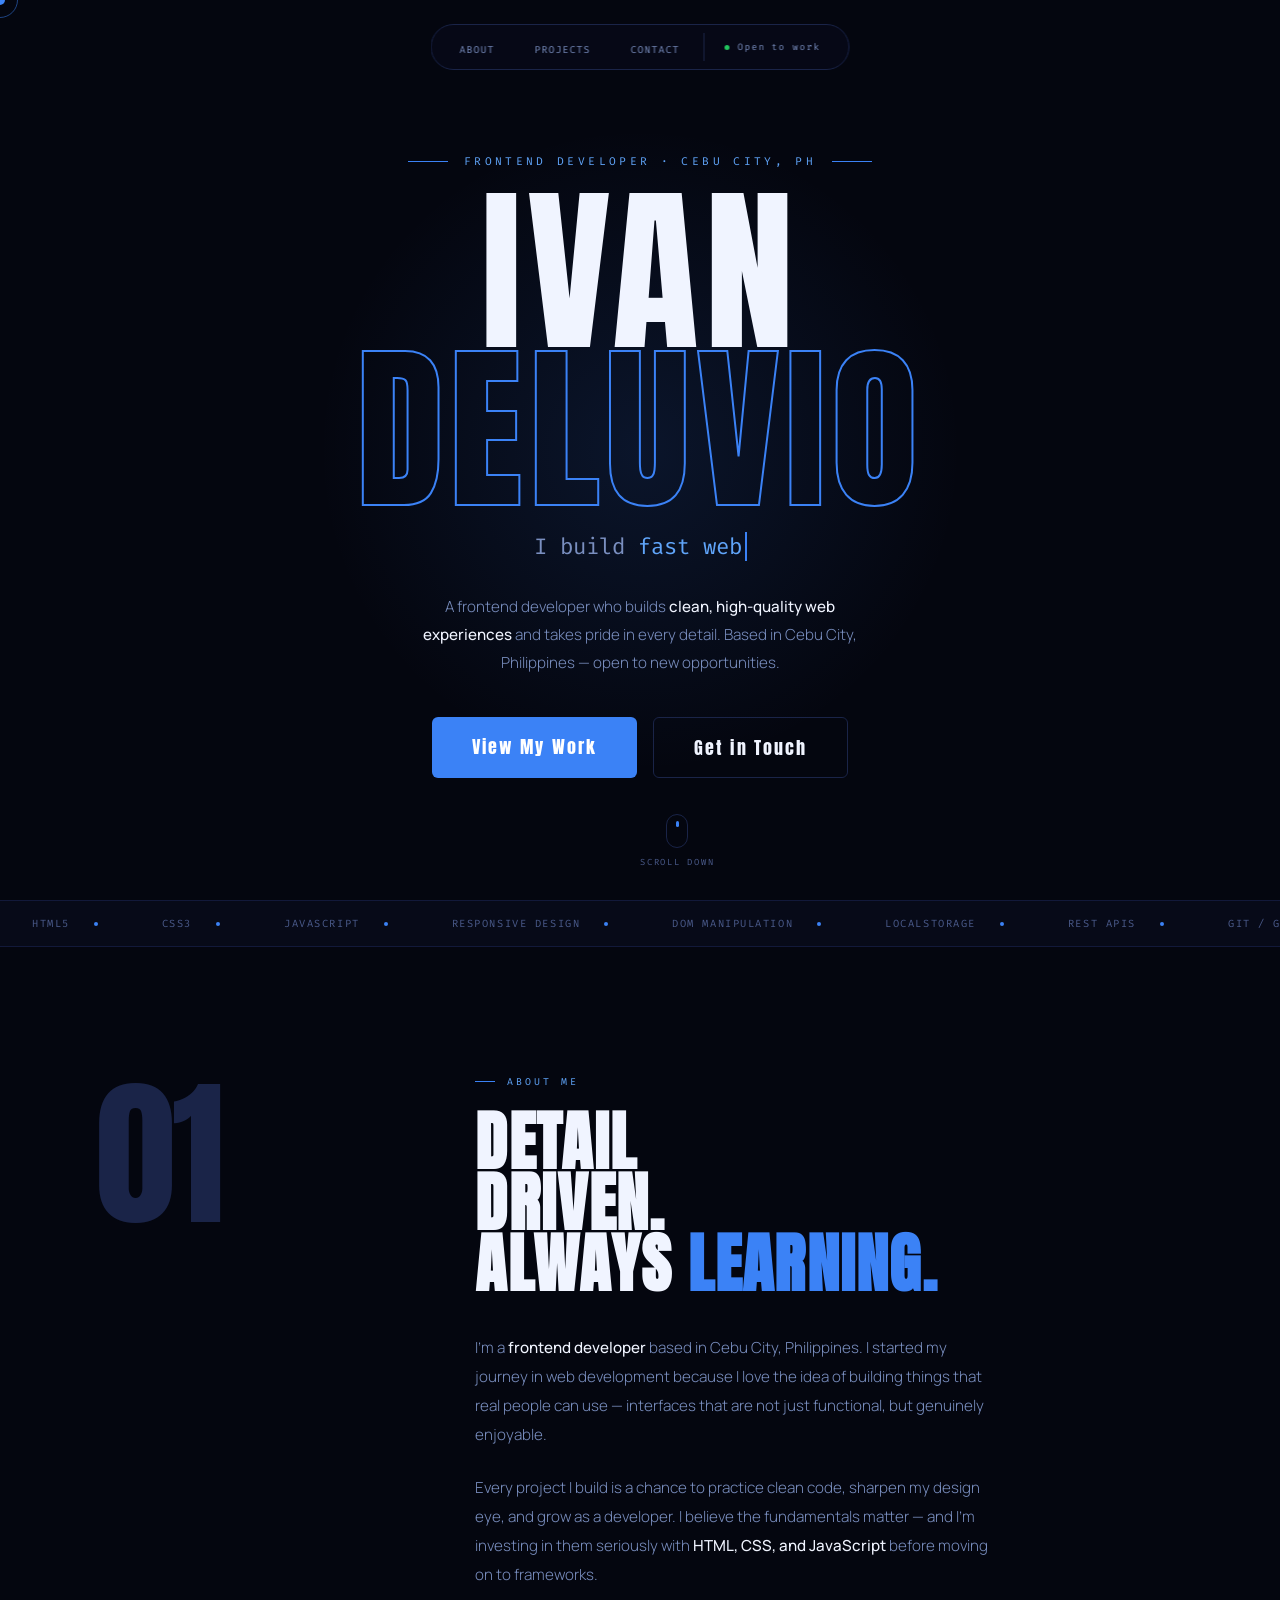
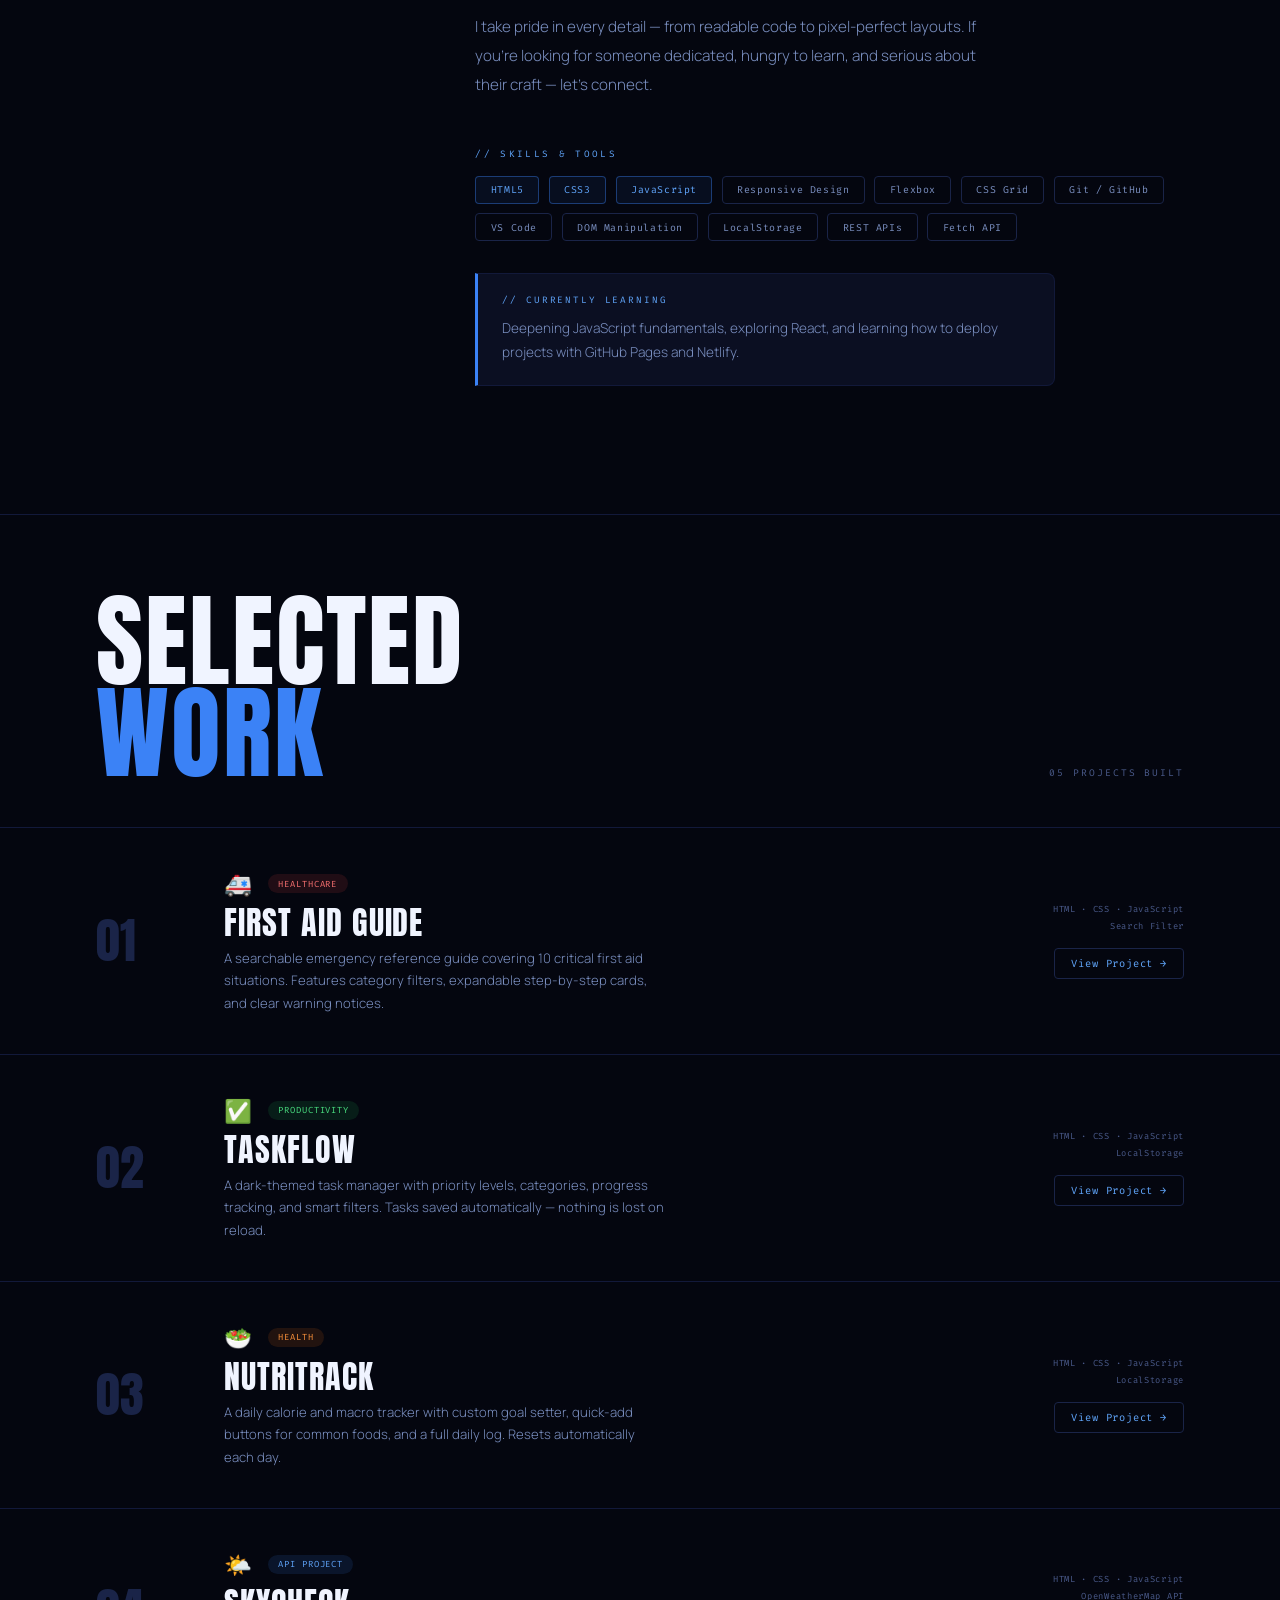
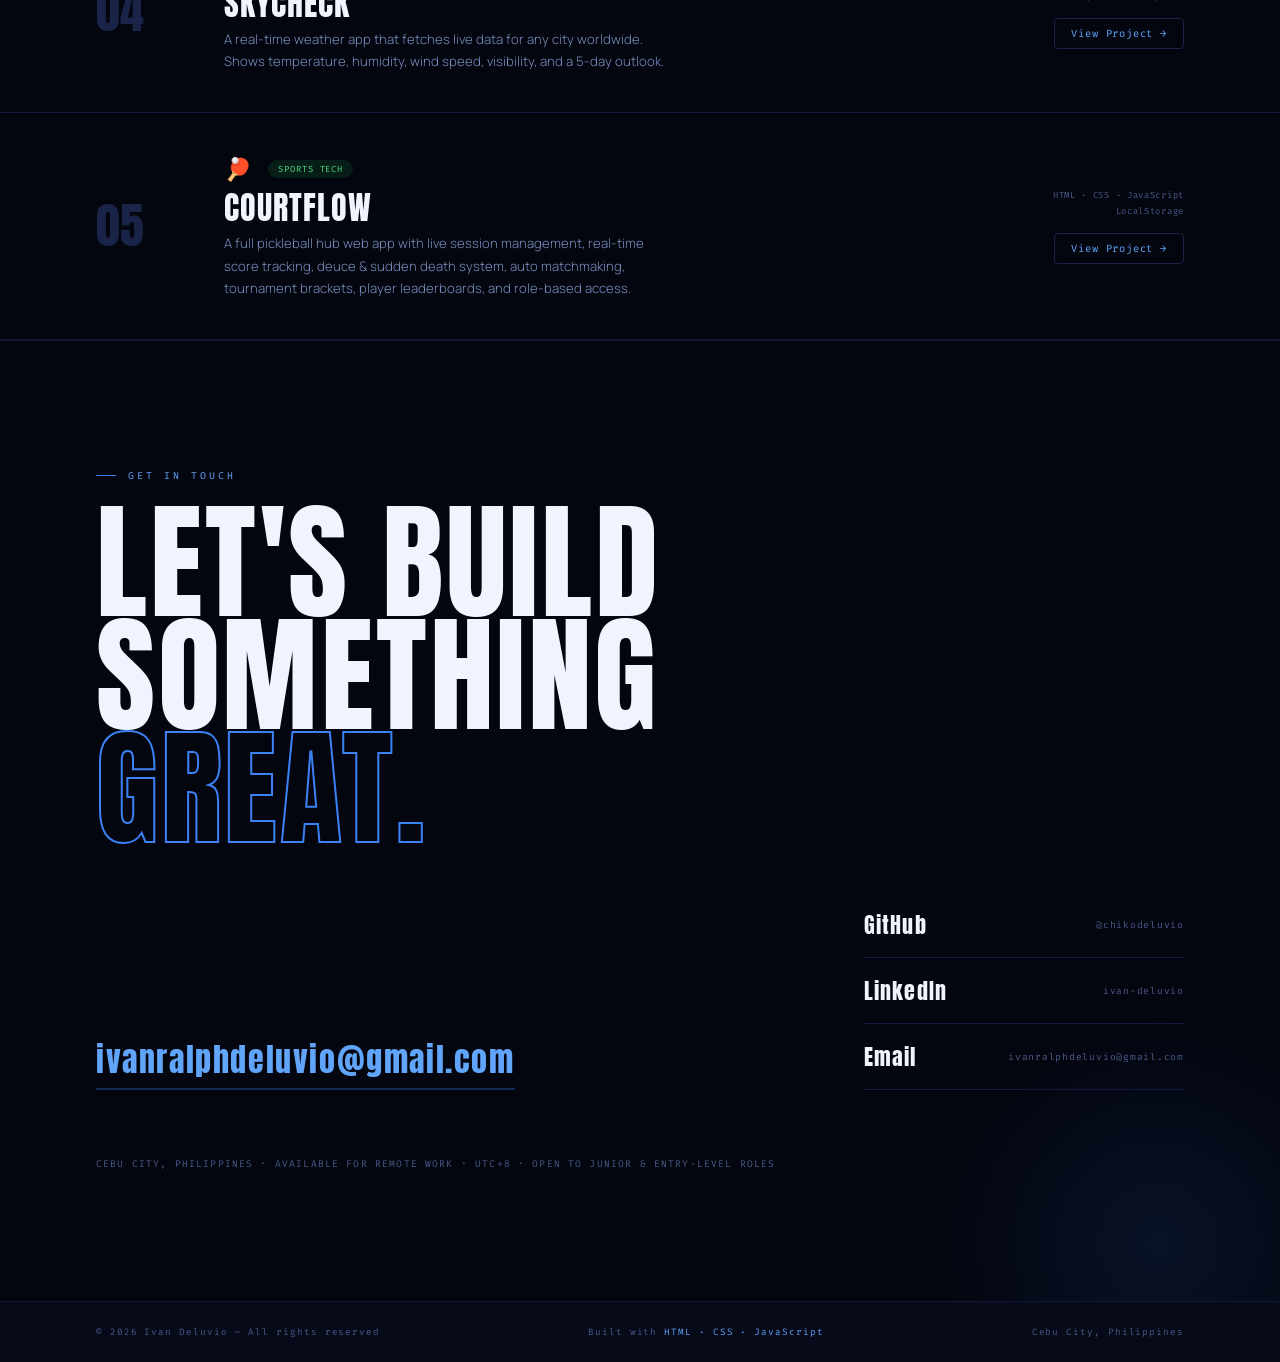
<file: index.html>
<!DOCTYPE html>
<html lang="en">
<head>
<meta charset="UTF-8">
<meta name="viewport" content="width=device-width, initial-scale=1.0">
<title>Ivan Deluvio — Frontend Developer</title>
<link rel="preconnect" href="https://fonts.googleapis.com">
<link rel="preconnect" href="https://fonts.gstatic.com" crossorigin>
<link href="https://fonts.googleapis.com/css2?family=Anton&family=Manrope:wght@300;400;500;600&family=Fira+Code:wght@300;400&display=swap" rel="stylesheet">
<link rel="stylesheet" href="style.css">
</head>
<body>
 
<div class="progress-bar" id="progressBar"></div>
<div class="cursor" id="cursor"></div>
<div class="cursor-ring" id="cursorRing"></div>
 
<nav>
  <ul class="nav-links">
    <li><a href="#about">About</a></li>
    <li><a href="#projects">Projects</a></li>
    <li><a href="#contact">Contact</a></li>
  </ul>
  <div class="nav-pill">
    <div class="dot-live"></div>
    Open to work
  </div>
</nav>
 
<section class="hero" id="home">
  <div class="hero-glow"></div>
  <div class="particles" id="particles"></div>
  <div class="hero-eyebrow">
    <span class="eyebrow-line"></span>
    Frontend Developer · Cebu City, PH
    <span class="eyebrow-line"></span>
  </div>
  <div class="hero-name">
    <span class="first">IVAN</span>
    <span class="last">DELUVIO</span>
  </div>
  <div class="hero-typing">
    I build <span class="typing-word" id="typingEl"></span>
  </div>
  <p class="hero-desc">
    A frontend developer who builds <strong>clean, high-quality web experiences</strong> and takes pride in every detail. Based in Cebu City, Philippines — open to new opportunities.
  </p>
  <div class="hero-ctas">
    <a href="#projects" class="btn-main">View My Work</a>
    <a href="#contact" class="btn-sec">Get in Touch</a>
  </div>
  <div class="scroll-hint">
    <div class="scroll-mouse"><div class="scroll-wheel"></div></div>
    <span>Scroll down</span>
  </div>
</section>
 
<div class="marquee-strip">
  <div class="marquee-track">
    <div class="marquee-item"><span>HTML5</span><div class="marquee-dot"></div></div>
    <div class="marquee-item"><span>CSS3</span><div class="marquee-dot"></div></div>
    <div class="marquee-item"><span>JavaScript</span><div class="marquee-dot"></div></div>
    <div class="marquee-item"><span>Responsive Design</span><div class="marquee-dot"></div></div>
    <div class="marquee-item"><span>DOM Manipulation</span><div class="marquee-dot"></div></div>
    <div class="marquee-item"><span>LocalStorage</span><div class="marquee-dot"></div></div>
    <div class="marquee-item"><span>REST APIs</span><div class="marquee-dot"></div></div>
    <div class="marquee-item"><span>Git / GitHub</span><div class="marquee-dot"></div></div>
    <div class="marquee-item"><span>VS Code</span><div class="marquee-dot"></div></div>
    <div class="marquee-item"><span>Ivan Deluvio</span><div class="marquee-dot"></div></div>
    <div class="marquee-item"><span>HTML5</span><div class="marquee-dot"></div></div>
    <div class="marquee-item"><span>CSS3</span><div class="marquee-dot"></div></div>
    <div class="marquee-item"><span>JavaScript</span><div class="marquee-dot"></div></div>
    <div class="marquee-item"><span>Responsive Design</span><div class="marquee-dot"></div></div>
    <div class="marquee-item"><span>DOM Manipulation</span><div class="marquee-dot"></div></div>
    <div class="marquee-item"><span>LocalStorage</span><div class="marquee-dot"></div></div>
    <div class="marquee-item"><span>REST APIs</span><div class="marquee-dot"></div></div>
    <div class="marquee-item"><span>Git / GitHub</span><div class="marquee-dot"></div></div>
    <div class="marquee-item"><span>VS Code</span><div class="marquee-dot"></div></div>
    <div class="marquee-item"><span>Ivan Deluvio</span><div class="marquee-dot"></div></div>
  </div>
</div>
 
<section id="about" class="about-section">
  <div class="about-number reveal-left">01</div>
  <div class="about-content">
    <div class="section-eyebrow reveal">About Me</div>
    <h2 class="about-headline reveal">DETAIL<br>DRIVEN.<br>ALWAYS <span class="blue">LEARNING.</span></h2>
    <p class="about-text reveal">I'm a <strong>frontend developer</strong> based in Cebu City, Philippines. I started my journey in web development because I love the idea of building things that real people can use — interfaces that are not just functional, but genuinely enjoyable.</p>
    <p class="about-text reveal">Every project I build is a chance to practice clean code, sharpen my design eye, and grow as a developer. I believe the fundamentals matter — and I'm investing in them seriously with <strong>HTML, CSS, and JavaScript</strong> before moving on to frameworks.</p>
    <p class="about-text reveal">I take pride in every detail — from readable code to pixel-perfect layouts. If you're looking for someone dedicated, hungry to learn, and serious about their craft — let's connect.</p>
    <div class="skills-block reveal">
      <div class="skills-title">// Skills & Tools</div>
      <div class="skills-wrap">
        <span class="s-tag hi">HTML5</span><span class="s-tag hi">CSS3</span><span class="s-tag hi">JavaScript</span>
        <span class="s-tag">Responsive Design</span><span class="s-tag">Flexbox</span><span class="s-tag">CSS Grid</span>
        <span class="s-tag">Git / GitHub</span><span class="s-tag">VS Code</span><span class="s-tag">DOM Manipulation</span>
        <span class="s-tag">LocalStorage</span><span class="s-tag">REST APIs</span><span class="s-tag">Fetch API</span>
      </div>
      <div class="learning-box">
        <div class="l-title">// Currently learning</div>
        <p>Deepening JavaScript fundamentals, exploring React, and learning how to deploy projects with GitHub Pages and Netlify.</p>
      </div>
    </div>
  </div>
</section>
 
<section id="projects" class="projects-section">
  <div class="projects-header reveal">
    <div class="projects-title">SELECTED<br><span>WORK</span></div>
    <div class="projects-meta">05 Projects Built</div>
  </div>
  <div class="projects-list">
    <div class="project-row reveal">
      <div class="p-num">01</div>
      <div class="p-body">
        <div class="p-top"><div class="p-icon">🚑</div><span class="p-badge b-red">Healthcare</span></div>
        <div class="p-title">FIRST AID GUIDE</div>
        <p class="p-desc">A searchable emergency reference guide covering 10 critical first aid situations. Features category filters, expandable step-by-step cards, and clear warning notices.</p>
      </div>
      <div class="p-right">
        <div class="p-stack"><span>HTML · CSS · JavaScript</span><span>Search Filter</span></div>
        <a href="first-aid-guide.html" class="p-link" target="_blank">View Project →</a>
      </div>
    </div>
    <div class="project-row reveal">
      <div class="p-num">02</div>
      <div class="p-body">
        <div class="p-top"><div class="p-icon">✅</div><span class="p-badge b-green">Productivity</span></div>
        <div class="p-title">TASKFLOW</div>
        <p class="p-desc">A dark-themed task manager with priority levels, categories, progress tracking, and smart filters. Tasks saved automatically — nothing is lost on reload.</p>
      </div>
      <div class="p-right">
        <div class="p-stack"><span>HTML · CSS · JavaScript</span><span>LocalStorage</span></div>
        <a href="todo-list.html" class="p-link" target="_blank">View Project →</a>
      </div>
    </div>
    <div class="project-row reveal">
      <div class="p-num">03</div>
      <div class="p-body">
        <div class="p-top"><div class="p-icon">🥗</div><span class="p-badge b-orange">Health</span></div>
        <div class="p-title">NUTRITRACK</div>
        <p class="p-desc">A daily calorie and macro tracker with custom goal setter, quick-add buttons for common foods, and a full daily log. Resets automatically each day.</p>
      </div>
      <div class="p-right">
        <div class="p-stack"><span>HTML · CSS · JavaScript</span><span>LocalStorage</span></div>
        <a href="calorie-counter.html" class="p-link" target="_blank">View Project →</a>
      </div>
    </div>
    <div class="project-row reveal">
      <div class="p-num">04</div>
      <div class="p-body">
        <div class="p-top"><div class="p-icon">🌤️</div><span class="p-badge b-blue">API Project</span></div>
        <div class="p-title">SKYCHECK</div>
        <p class="p-desc">A real-time weather app that fetches live data for any city worldwide. Shows temperature, humidity, wind speed, visibility, and a 5-day outlook.</p>
      </div>
      <div class="p-right">
        <div class="p-stack"><span>HTML · CSS · JavaScript</span><span>OpenWeatherMap API</span></div>
        <a href="weather-app.html" class="p-link" target="_blank">View Project →</a>
      </div>
    </div>
    <div class="project-row reveal">
      <div class="p-num">05</div>
      <div class="p-body">
        <div class="p-top"><div class="p-icon">🏓</div><span class="p-badge b-green">Sports Tech</span></div>
        <div class="p-title">COURTFLOW</div>
        <p class="p-desc">A full pickleball hub web app with live session management, real-time score tracking, deuce & sudden death system, auto matchmaking, tournament brackets, player leaderboards, and role-based access.</p>
      </div>
      <div class="p-right">
        <div class="p-stack"><span>HTML · CSS · JavaScript</span><span>LocalStorage</span></div>
        <a href="courtflow.html" class="p-link" target="_blank">View Project →</a>
      </div>
    </div>
  </div>
</section>
 
<section id="contact" class="contact-section">
  <div class="contact-glow"></div>
  <div class="contact-eyebrow reveal">Get in touch</div>
  <div class="contact-headline reveal">LET'S BUILD<br>SOMETHING<br><span class="outline">GREAT.</span></div>
  <div class="contact-row reveal">
    <a href="mailto:ivanralphdeluvio@gmail.com" class="contact-email-link">ivanralphdeluvio@gmail.com</a>
    <div class="contact-links">
      <a href="https://github.com/chikodeluvio" target="_blank" class="c-link">
        <span class="c-platform">GitHub</span><span class="c-handle">@chikodeluvio</span>
      </a>
      <a href="https://www.linkedin.com/in/ivan-deluvio-06b5813b2" target="_blank" class="c-link">
        <span class="c-platform">LinkedIn</span><span class="c-handle">ivan-deluvio</span>
      </a>
      <a href="mailto:ivanralphdeluvio@gmail.com" class="c-link">
        <span class="c-platform">Email</span><span class="c-handle">ivanralphdeluvio@gmail.com</span>
      </a>
    </div>
  </div>
  <div class="contact-note reveal">Cebu City, Philippines · Available for remote work · UTC+8 · Open to junior & entry-level roles</div>
</section>
 
<footer>
  <p>© 2026 Ivan Deluvio — All rights reserved</p>
  <p>Built with <span class="blue-text">HTML · CSS · JavaScript</span></p>
  <p>Cebu City, Philippines</p>
</footer>
<script src="script.js"></script>
</body>
</html>
</file>
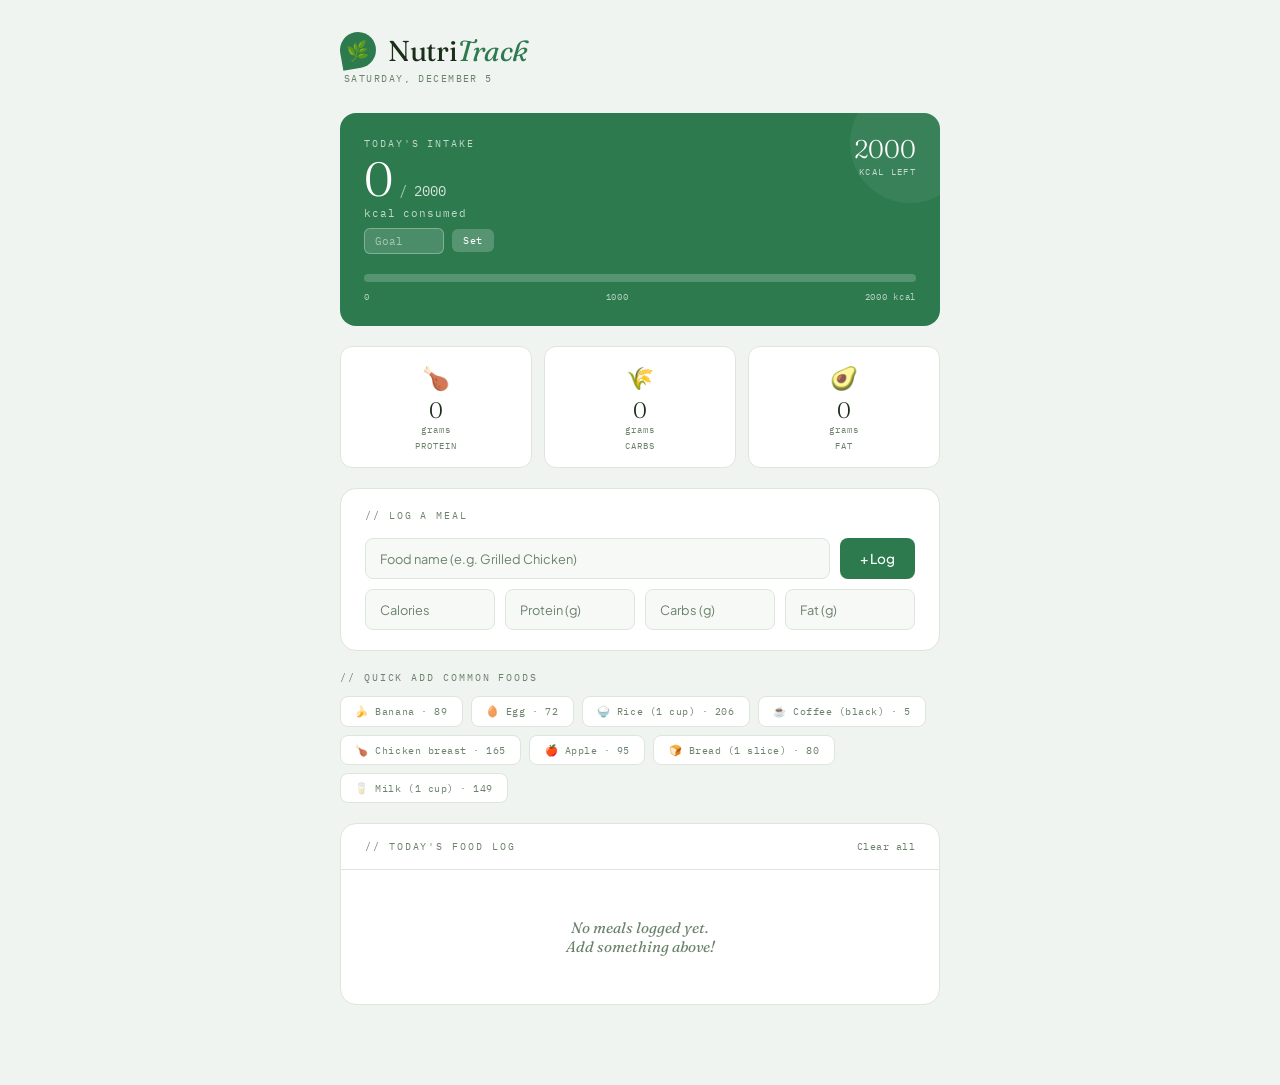
<file: calorie-counter.html>
<!DOCTYPE html>
<html lang="en">
<head>
<meta charset="UTF-8">
<meta name="viewport" content="width=device-width, initial-scale=1.0">
<title>NutriTrack — Calorie Counter</title>
<link rel="preconnect" href="https://fonts.googleapis.com">
<link rel="preconnect" href="https://fonts.gstatic.com" crossorigin>
<link href="https://fonts.googleapis.com/css2?family=Plus+Jakarta+Sans:wght@300;400;500;600&family=Fraunces:ital,wght@0,300;0,400;1,300;1,400&family=IBM+Plex+Mono:wght@300;400&display=swap" rel="stylesheet">
<link rel="stylesheet" href="calorie-counter.css">
</head>
<body>
<div class="app-wrap">

  <!-- HEADER -->
  <div class="app-header">
    <div class="app-logo">
      <div class="logo-leaf">🌿</div>
      <div>
        <div class="app-name">Nutri<em>Track</em></div>
      </div>
    </div>
    <div class="app-tagline" id="todayLabel"></div>
  </div>

  <!-- GOAL CARD -->
  <div class="goal-card">
    <div class="goal-top">
      <div>
        <div class="goal-label">Today's Intake</div>
        <div class="goal-numbers">
          <div class="goal-consumed" id="consumedCals">0</div>
          <div>
            <div class="goal-slash">/</div>
          </div>
          <div class="goal-target" id="targetLabel">2000</div>
        </div>
        <div class="goal-kcal">kcal consumed</div>
        <div class="goal-settings">
          <input type="number" id="goalInput" placeholder="Goal" min="500" max="5000">
          <button onclick="setGoal()">Set</button>
        </div>
      </div>
      <div class="goal-remaining">
        <div class="remaining-num" id="remainingNum">2000</div>
        <div class="remaining-label" id="remainingLabel">kcal left</div>
      </div>
    </div>
    <div class="goal-bar-track">
      <div class="goal-bar-fill" id="goalBarFill" style="width:0%"></div>
    </div>
    <div class="goal-bar-labels">
      <span>0</span>
      <span id="halfGoal">1000</span>
      <span id="fullGoal">2000 kcal</span>
    </div>
  </div>

  <!-- MACROS -->
  <div class="macros-row">
    <div class="macro-card">
      <div class="macro-icon">🍗</div>
      <div class="macro-val" id="proteinTotal">0</div>
      <div class="macro-unit">grams</div>
      <div class="macro-label">Protein</div>
    </div>
    <div class="macro-card">
      <div class="macro-icon">🌾</div>
      <div class="macro-val" id="carbsTotal">0</div>
      <div class="macro-unit">grams</div>
      <div class="macro-label">Carbs</div>
    </div>
    <div class="macro-card">
      <div class="macro-icon">🥑</div>
      <div class="macro-val" id="fatTotal">0</div>
      <div class="macro-unit">grams</div>
      <div class="macro-label">Fat</div>
    </div>
  </div>

  <!-- ADD MEAL -->
  <div class="add-section">
    <div class="section-label">// Log a meal</div>
    <div class="add-grid">
      <input type="text" class="form-input" id="foodName" placeholder="Food name (e.g. Grilled Chicken)">
      <button class="add-food-btn" onclick="addFood()">+ Log</button>
    </div>
    <div class="add-grid-bottom">
      <input type="number" class="form-input" id="foodCals" placeholder="Calories" min="0">
      <input type="number" class="form-input" id="foodProtein" placeholder="Protein (g)" min="0">
      <input type="number" class="form-input" id="foodCarbs" placeholder="Carbs (g)" min="0">
      <input type="number" class="form-input" id="foodFat" placeholder="Fat (g)" min="0">
    </div>
  </div>

  <!-- QUICK ADD -->
  <div class="quick-section">
    <div class="quick-label">// Quick add common foods</div>
    <div class="quick-grid" id="quickGrid"></div>
  </div>

  <!-- LOG -->
  <div class="log-section">
    <div class="log-header">
      <div class="log-title">// Today's food log</div>
      <button class="log-clear" onclick="clearLog()">Clear all</button>
    </div>
    <div class="log-list" id="logList"></div>
    <div class="log-empty" id="logEmpty">
      <p>No meals logged yet.<br>Add something above!</p>
    </div>
  </div>

</div>

<script src="calorie-counter.js"></script>
</body>
</html>
</file>
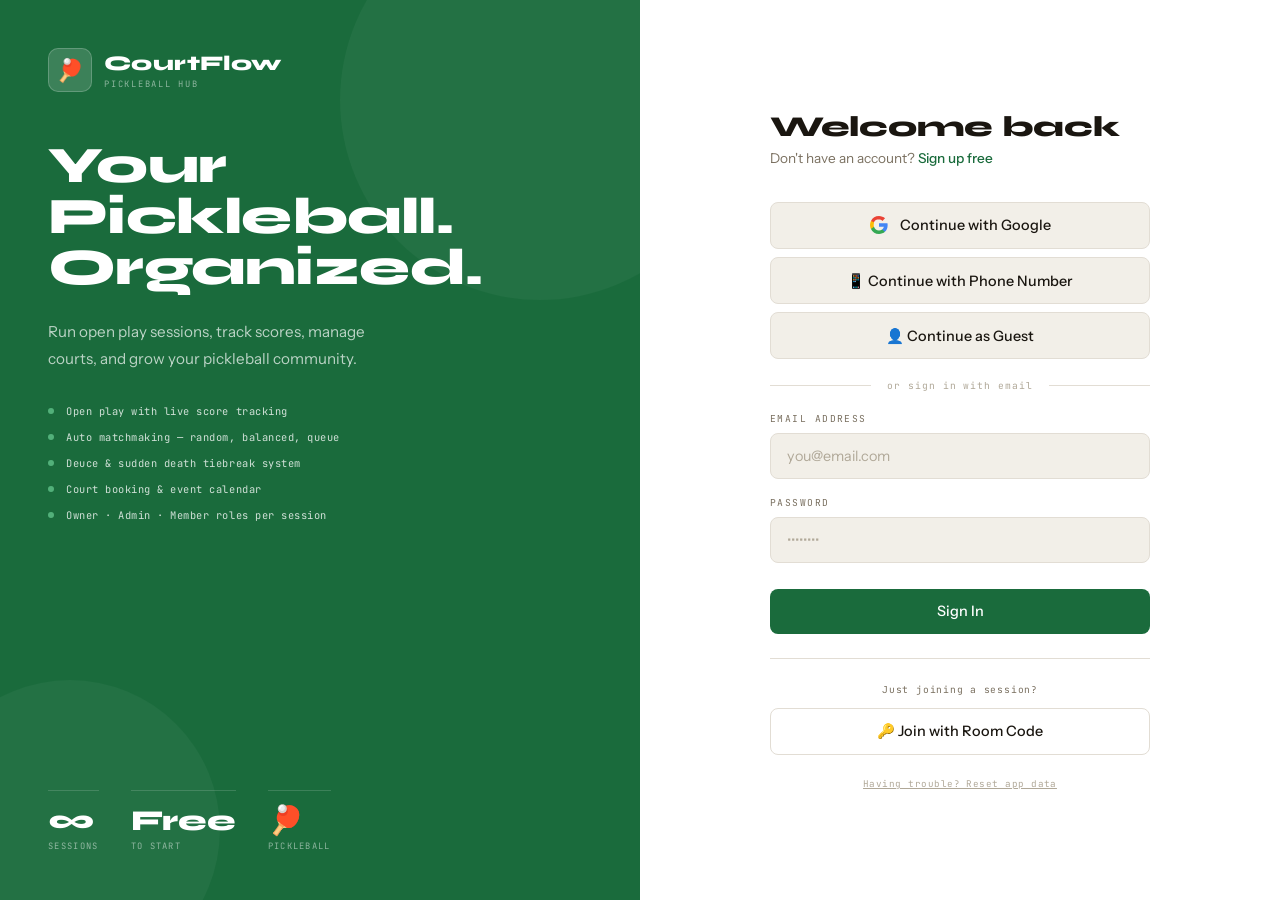
<file: courtflow.html>
<!DOCTYPE html>
<html lang="en">
<head>
<meta charset="UTF-8">
<meta name="viewport" content="width=device-width, initial-scale=1.0">
<title>CourtFlow — Pickleball Hub</title>
<link rel="preconnect" href="https://fonts.googleapis.com">
<link rel="preconnect" href="https://fonts.gstatic.com" crossorigin>
<link href="https://fonts.googleapis.com/css2?family=Syne:wght@400;500;600;700;800&family=Instrument+Sans:ital,wght@0,400;0,500;0,600;1,400&family=JetBrains+Mono:wght@300;400&display=swap" rel="stylesheet">
<link rel="stylesheet" href="courtflow.css">
</head>
<body>
<div class="toast" id="toast"></div>

<!-- LOGIN PAGE -->
<div class="page active" id="page-login">
<div class="auth-wrap">
  <div class="auth-left">
    <div class="auth-brand">
      <div class="auth-brand-logo">
        <div class="brand-icon">🏓</div>
        <div><div class="brand-name">CourtFlow</div><span class="brand-sub">Pickleball Hub</span></div>
      </div>
      <h1 class="auth-headline">Your Pickleball.<br>Organized.</h1>
      <p class="auth-sub">Run open play sessions, track scores, manage courts, and grow your pickleball community.</p>
      <div class="auth-features">
        <div class="auth-feat"><div class="feat-dot"></div>Open play with live score tracking</div>
        <div class="auth-feat"><div class="feat-dot"></div>Auto matchmaking — random, balanced, queue</div>
        <div class="auth-feat"><div class="feat-dot"></div>Deuce & sudden death tiebreak system</div>
        <div class="auth-feat"><div class="feat-dot"></div>Court booking & event calendar</div>
        <div class="auth-feat"><div class="feat-dot"></div>Owner · Admin · Member roles per session</div>
      </div>
    </div>
    <div class="auth-stats">
      <div class="auth-stat"><div class="auth-stat-num">∞</div><div class="auth-stat-label">Sessions</div></div>
      <div class="auth-stat"><div class="auth-stat-num">Free</div><div class="auth-stat-label">To start</div></div>
      <div class="auth-stat"><div class="auth-stat-num">🏓</div><div class="auth-stat-label">Pickleball</div></div>
    </div>
  </div>
  <div class="auth-right">
    <div class="auth-form-wrap">
      <div class="auth-form-title">Welcome back</div>
      <div class="auth-form-sub">Don't have an account? <a href="#" onclick="showPage('page-signup')">Sign up free</a></div>
      <button type="button" class="btn btn-google" onclick="loginWithGoogle()">
        <svg width="18" height="18" viewBox="0 0 18 18"><path fill="#4285F4" d="M17.64 9.2c0-.637-.057-1.251-.164-1.84H9v3.481h4.844c-.209 1.125-.843 2.078-1.796 2.717v2.258h2.908c1.702-1.567 2.684-3.875 2.684-6.615z"/><path fill="#34A853" d="M9 18c2.43 0 4.467-.806 5.956-2.18l-2.908-2.259c-.806.54-1.837.86-3.048.86-2.344 0-4.328-1.584-5.036-3.711H.957v2.332A8.997 8.997 0 009 18z"/><path fill="#FBBC05" d="M3.964 10.71A5.41 5.41 0 013.682 9c0-.593.102-1.17.282-1.71V4.958H.957A8.996 8.996 0 000 9c0 1.452.348 2.827.957 4.042l3.007-2.332z"/><path fill="#EA4335" d="M9 3.58c1.321 0 2.508.454 3.44 1.345l2.582-2.58C13.463.891 11.426 0 9 0A8.997 8.997 0 00.957 4.958L3.964 6.29C4.672 4.163 6.656 3.58 9 3.58z"/></svg>
        Continue with Google
      </button>
      <button type="button" class="btn btn-google" style="margin-top:0.5rem;" onclick="openPhoneModal()">
        📱 Continue with Phone Number
      </button>
      <button type="button" class="btn btn-google" style="margin-top:0.5rem;" onclick="loginAsGuest()">
        👤 Continue as Guest
      </button>
      <div class="divider"><div class="divider-line"></div><div class="divider-text">or sign in with email</div><div class="divider-line"></div></div>
      <div class="form-group"><label class="form-label">Email address</label><input type="email" class="form-input" id="loginEmail" placeholder="you@email.com" autocomplete="email"></div>
      <div class="form-group"><label class="form-label">Password</label><input type="password" class="form-input" id="loginPassword" placeholder="••••••••" autocomplete="current-password"></div>
      <button type="button" class="btn btn-green" onclick="login()" style="margin-top:0.5rem;">Sign In</button>
      <div style="margin-top:1.5rem;padding-top:1.5rem;border-top:1px solid var(--border);text-align:center;">
        <div style="font-family:var(--mono);font-size:0.6rem;color:var(--muted);letter-spacing:0.08em;margin-bottom:0.75rem;">Just joining a session?</div>
        <button type="button" class="btn btn-outline" onclick="showPage('page-join')">🔑 Join with Room Code</button>
      </div>
      <div style="margin-top:1rem;text-align:center;">
        <button type="button" onclick="if(confirm('Clear all app data and start fresh?')){localStorage.clear();location.reload();}" style="background:none;border:none;cursor:pointer;font-family:var(--mono);font-size:0.58rem;color:var(--muted2);letter-spacing:0.05em;text-decoration:underline;">Having trouble? Reset app data</button>
      </div>
    </div>
  </div>
</div>
</div>

<!-- SIGNUP PAGE -->
<div class="page" id="page-signup">
<div class="auth-wrap">
  <div class="auth-left">
    <div class="auth-brand">
      <div class="auth-brand-logo">
        <div class="brand-icon">🏓</div>
        <div><div class="brand-name">CourtFlow</div><span class="brand-sub">Pickleball Hub</span></div>
      </div>
      <h1 class="auth-headline">Start running better open play.</h1>
      <p class="auth-sub">Create your account in seconds. No credit card required.</p>
      <div class="auth-features">
        <div class="auth-feat"><div class="feat-dot"></div>Create unlimited open play sessions</div>
        <div class="auth-feat"><div class="feat-dot"></div>Invite via link or 6-digit room code</div>
        <div class="auth-feat"><div class="feat-dot"></div>Full match history & leaderboards</div>
        <div class="auth-feat"><div class="feat-dot"></div>Owner · Admin · Member roles</div>
      </div>
    </div>
    <div class="auth-stats">
      <div class="auth-stat"><div class="auth-stat-num">Free</div><div class="auth-stat-label">Always</div></div>
      <div class="auth-stat"><div class="auth-stat-num">2min</div><div class="auth-stat-label">Setup</div></div>
    </div>
  </div>
  <div class="auth-right">
    <div class="auth-form-wrap">
      <div class="auth-form-title">Create account</div>
      <div class="auth-form-sub">Already have an account? <a href="#" onclick="showPage('page-login')">Sign in</a></div>
      <button class="btn btn-google" onclick="loginWithGoogle()">
        <svg width="18" height="18" viewBox="0 0 18 18"><path fill="#4285F4" d="M17.64 9.2c0-.637-.057-1.251-.164-1.84H9v3.481h4.844c-.209 1.125-.843 2.078-1.796 2.717v2.258h2.908c1.702-1.567 2.684-3.875 2.684-6.615z"/><path fill="#34A853" d="M9 18c2.43 0 4.467-.806 5.956-2.18l-2.908-2.259c-.806.54-1.837.86-3.048.86-2.344 0-4.328-1.584-5.036-3.711H.957v2.332A8.997 8.997 0 009 18z"/><path fill="#FBBC05" d="M3.964 10.71A5.41 5.41 0 013.682 9c0-.593.102-1.17.282-1.71V4.958H.957A8.996 8.996 0 000 9c0 1.452.348 2.827.957 4.042l3.007-2.332z"/><path fill="#EA4335" d="M9 3.58c1.321 0 2.508.454 3.44 1.345l2.582-2.58C13.463.891 11.426 0 9 0A8.997 8.997 0 00.957 4.958L3.964 6.29C4.672 4.163 6.656 3.58 9 3.58z"/></svg>
        Sign up with Google
      </button>
      <button class="btn btn-google" style="margin-top:0.5rem;" onclick="openPhoneModal()">
        📱 Sign up with Phone Number
      </button>
      <button class="btn btn-google" style="margin-top:0.5rem;" onclick="loginAsGuest()">
        👤 Continue as Guest
      </button>
      <div class="divider"><div class="divider-line"></div><div class="divider-text">or sign up with email</div><div class="divider-line"></div></div>
      <div class="form-group"><label class="form-label">Full name</label><input type="text" class="form-input" id="signupName" placeholder="Ivan Deluvio"></div>
      <div class="form-group"><label class="form-label">Email address</label><input type="email" class="form-input" id="signupEmail" placeholder="you@email.com"></div>
      <div class="form-group"><label class="form-label">Password</label><input type="password" class="form-input" id="signupPassword" placeholder="••••••••"></div>
      <button class="btn btn-green" onclick="signup()" style="margin-top:0.5rem;">Create Account</button>
    </div>
  </div>
</div>
</div>

<!-- JOIN PAGE -->
<div class="page" id="page-join">
<div class="join-wrap">
  <div class="join-card">
    <div style="text-align:center;margin-bottom:1.5rem;">
      <div style="font-size:2.5rem;margin-bottom:0.75rem;">🏓</div>
      <div style="font-family:var(--display);font-size:1.6rem;font-weight:800;color:var(--text);">Join a Session</div>
      <div style="font-family:var(--mono);font-size:0.62rem;color:var(--muted);letter-spacing:0.12em;margin-top:0.3rem;">Enter the 6-digit room code</div>
    </div>
    <div class="code-input-wrap">
      <input class="code-digit" maxlength="1" id="c1" oninput="nextDigit(this,'c2')">
      <input class="code-digit" maxlength="1" id="c2" oninput="nextDigit(this,'c3')" onkeydown="prevDigit(event,this,'c1')">
      <input class="code-digit" maxlength="1" id="c3" oninput="nextDigit(this,'c4')" onkeydown="prevDigit(event,this,'c2')">
      <input class="code-digit" maxlength="1" id="c4" oninput="nextDigit(this,'c5')" onkeydown="prevDigit(event,this,'c3')">
      <input class="code-digit" maxlength="1" id="c5" oninput="nextDigit(this,'c6')" onkeydown="prevDigit(event,this,'c4')">
      <input class="code-digit" maxlength="1" id="c6" onkeydown="prevDigit(event,this,'c5')">
    </div>
    <button class="btn btn-green" onclick="joinWithCode()">Join Session</button>
    <div style="margin-top:1.25rem;text-align:center;">
      <a href="#" onclick="showPage('page-login')" style="font-family:var(--mono);font-size:0.62rem;color:var(--muted);letter-spacing:0.08em;text-decoration:none;">← Back to login</a>
    </div>
  </div>
</div>
</div>

<!-- APP SHELL -->
<div class="app-shell" id="app-shell">
  <div class="app-layout">
    <div class="sidebar" id="sidebar">
      <div class="sidebar-brand">
        <div class="sb-icon">🏓</div>
        <div><div class="sb-name">CourtFlow</div><span class="sb-sub">Pickleball Hub</span></div>
        <div style="margin-left:auto;position:relative;cursor:pointer;" onclick="toggleNotifPanel()" title="Notifications">
          <div style="width:32px;height:32px;border-radius:8px;background:var(--surface2);border:1px solid var(--border);display:flex;align-items:center;justify-content:center;font-size:1rem;transition:background 0.2s;" onmouseover="this.style.background='var(--green-light)'" onmouseout="this.style.background='var(--surface2)'">🔔</div>
          <div id="notifDot" style="display:none;position:absolute;top:-2px;right:-2px;width:10px;height:10px;border-radius:50%;background:var(--red);border:2px solid var(--surface);"></div>
        </div>
      </div>

      <!-- NOTIFICATION PANEL -->
      <div id="notifPanel" style="display:none;position:absolute;top:70px;left:0;right:0;background:var(--surface);border-bottom:2px solid var(--border);z-index:60;max-height:320px;overflow-y:auto;box-shadow:0 4px 20px rgba(0,0,0,0.1);">
        <div style="padding:0.75rem 1.5rem;border-bottom:1px solid var(--border);display:flex;justify-content:space-between;align-items:center;">
          <div style="font-family:var(--mono);font-size:0.62rem;color:var(--text);letter-spacing:0.1em;font-weight:600;">NOTIFICATIONS</div>
          <button onclick="clearAllNotifs()" style="font-family:var(--mono);font-size:0.58rem;color:var(--muted);background:none;border:none;cursor:pointer;">Clear all</button>
        </div>
        <div id="notifList" style="padding:0.5rem 0;"></div>
        <div id="notifEmpty" style="padding:1.5rem;text-align:center;font-family:var(--mono);font-size:0.62rem;color:var(--muted);">No notifications</div>
      </div>
      <div class="sidebar-user">
        <div class="user-avatar" id="sidebarAvatar" style="background:#2d6a4f;">IV</div>
        <div><div class="user-name" id="sidebarName">Ivan</div><div class="user-role" id="sidebarRole">Organizer</div></div>
      </div>
      <nav class="sidebar-nav">
        <div class="nav-section-label">Main</div>
        <div class="nav-item active" onclick="switchView('dashboard')"><span class="nav-icon">🏠</span> Dashboard</div>
        <div class="nav-item" onclick="switchView('sessions')"><span class="nav-icon">🏓</span> Open Play <span class="nav-badge" id="activeSessionBadge" style="display:none;"></span></div>
        <div class="nav-item" onclick="switchView('calendar')"><span class="nav-icon">📅</span> Calendar</div>
        <div class="nav-item" onclick="switchView('courts')"><span class="nav-icon">🏟️</span> Courts</div>
        <div class="nav-section-label">Community</div>
        <div class="nav-item" onclick="switchView('leaderboard')"><span class="nav-icon">📊</span> Leaderboard</div>
        <div class="nav-item" onclick="switchView('players')"><span class="nav-icon">👥</span> Players</div>
        <div class="nav-section-label">Account</div>
        <div class="nav-item" onclick="switchView('profile')"><span class="nav-icon">👤</span> Profile</div>
        <div class="nav-item" onclick="switchView('settings')"><span class="nav-icon">⚙️</span> Settings</div>
      </nav>
      <div class="sidebar-footer">
        <button class="btn btn-outline btn-sm" onclick="logout()" style="width:100%;">Sign Out</button>
      </div>
    </div>

    <div class="main-content">
      <!-- DASHBOARD -->
      <div id="view-dashboard">
        <div class="topbar">
          <div><div class="page-title" id="dashGreeting">Good morning! 👋</div><div class="page-sub">Your pickleball overview</div></div>
          <div class="topbar-right"><button class="btn btn-green btn-sm" onclick="openNewSessionModal()">+ New Open Play</button></div>
        </div>
        <div class="stats-grid">
          <div class="stat-card"><div class="stat-card-icon">🏓</div><div class="stat-card-num" id="dashTotalSessions">0</div><div class="stat-card-label">Total Sessions</div><div class="stat-card-change" id="dashActiveSessions">0 active</div></div>
          
          <div class="stat-card"><div class="stat-card-icon">🏆</div><div class="stat-card-num" id="dashTotalMatches">0</div><div class="stat-card-label">Matches Played</div></div>
          <div class="stat-card"><div class="stat-card-icon">📅</div><div class="stat-card-num" id="dashUpcomingEvents">0</div><div class="stat-card-label">Upcoming Events</div></div>
        </div>
        <div style="display:grid;grid-template-columns:1.5fr 1fr;gap:1rem;">
          <div class="card">
            <div class="card-title">// Recent Sessions</div>
            <div id="recentSessionsList"></div>
            <div class="empty-state" id="recentSessionsEmpty" style="display:none;padding:2rem 0;">
              <div class="empty-icon">🏓</div><div class="empty-title">No sessions yet</div>
              <div class="empty-sub">Create your first open play session!</div>
              <button class="btn btn-green btn-sm" onclick="openNewSessionModal()">+ New Open Play</button>
            </div>
          </div>
          <div class="card">
            <div class="card-title">// Quick Actions</div>
            <div style="display:flex;flex-direction:column;gap:0.6rem;">
              <button class="btn btn-green" onclick="openNewSessionModal()">🏓 New Open Play</button>
              <button class="btn btn-outline" onclick="switchView('calendar')">📅 View Calendar</button>
              <button class="btn btn-outline" onclick="switchView('courts')">🏟️ Book a Court</button>
              <button class="btn btn-outline" onclick="showPage('page-join')">🔑 Join via Code</button>
            </div>
            <div style="margin-top:1.25rem;padding-top:1.25rem;border-top:1px solid var(--border);">
              <div class="card-title">// Your Room Code</div>
              <div class="room-code-display">
                <div class="room-code" id="userRoomCode">------</div>
                <div class="room-code-label">Share to invite players</div>
                <button class="btn btn-outline btn-sm" style="margin-top:0.75rem;width:100%;" onclick="copyRoomCode()">📋 Copy Code</button>
              </div>
            </div>
          </div>
        </div>
      </div>

      <!-- SESSIONS VIEW -->
      <div id="view-sessions" style="display:none;">
        <div class="topbar">
          <div><div class="page-title">Open Play</div><div class="page-sub">All your sessions</div></div>
          <div class="topbar-right">
            <select style="padding:0.5rem 0.75rem;border:1.5px solid var(--border);border-radius:8px;background:var(--surface);font-family:var(--mono);font-size:0.65rem;color:var(--muted);outline:none;" id="sessionFilterSelect" onchange="renderSessions()">
              <option value="all">All Sessions</option><option value="active">Active</option><option value="completed">Completed</option>
            </select>
            <button class="btn btn-green btn-sm" onclick="openNewSessionModal()">+ New Open Play</button>
          </div>
        </div>
        <div class="sessions-grid" id="sessionsGrid"></div>
        <div class="empty-state" id="sessionsEmpty" style="display:none;">
          <div class="empty-icon">🏓</div><div class="empty-title">No sessions yet</div>
          <div class="empty-sub">Create your first open play session!</div>
          <button class="btn btn-green btn-sm" onclick="openNewSessionModal()">+ New Open Play</button>
        </div>
      </div>

      <!-- SESSION DETAIL -->
      <div id="view-session-detail" style="display:none;">
        <div class="topbar">
          <div>
            <button class="btn btn-outline btn-sm" onclick="switchView('sessions')" style="margin-bottom:0.5rem;">← Back</button>
            <div class="page-title" id="sessionDetailTitle">Session</div>
            <div class="page-sub" id="sessionDetailSub"></div>
          </div>
          <div class="topbar-right" id="sessionDetailActions"></div>
        </div>
        <div class="session-detail-header" id="sessionDetailHeader">
          <div><div class="sdh-name" id="sdhName">Session</div><div class="sdh-meta" id="sdhMeta"></div></div>
          <div style="display:flex;gap:0.75rem;" id="sdhStats"></div>
        </div>
        <div class="inner-tabs">
          <button class="inner-tab active" onclick="switchInnerTab('matches-tab')">🏆 Live</button>
          <button class="inner-tab" onclick="switchInnerTab('players-tab')">👥 Players</button>
          <button class="inner-tab" onclick="switchInnerTab('matchmaking-tab')">⚡ Matchmaking</button>
          <button class="inner-tab" onclick="switchInnerTab('history-tab')">📋 History</button>
          <button class="inner-tab" onclick="switchInnerTab('session-lb-tab')">📊 Standings</button>
          <button class="inner-tab" onclick="switchInnerTab('rsvp-tab')">✉️ RSVP</button>
          <button class="inner-tab" onclick="switchInnerTab('tournament-tab')">🏆 Tournament</button>
          <button class="inner-tab" onclick="switchInnerTab('invite-tab')">🔗 Invite</button>
        </div>
        <div class="inner-tab-content active" id="matches-tab">
          <div style="display:flex;justify-content:flex-end;margin-bottom:1rem;">
            <button class="btn btn-green btn-sm" onclick="openCreateMatchModal()">+ Create Match</button>
          </div>
          <div id="sessionMatchesList"></div>
          <div class="empty-state" id="sessionMatchesEmpty"><div class="empty-icon">🏓</div><div class="empty-title">No active matches</div><div class="empty-sub">Create a match manually or use Matchmaking!</div></div>
        </div>
        <div class="inner-tab-content" id="players-tab">
          <div style="display:flex;justify-content:space-between;align-items:center;margin-bottom:1rem;flex-wrap:wrap;gap:0.5rem;">
            <div style="font-family:var(--mono);font-size:0.62rem;color:var(--muted);letter-spacing:0.1em;" id="sessionPlayerCount"></div>
            <button class="btn btn-green btn-sm" onclick="openAddPlayerModal()">+ Add Player</button>
          </div>
          <div id="sessionMembersList"></div>
        </div>
        <div class="inner-tab-content" id="matchmaking-tab">
          <div class="card">
            <div class="card-title">// Generate Match</div>
            <div style="display:flex;gap:0.75rem;flex-wrap:wrap;align-items:center;">
              <div style="display:flex;align-items:center;gap:0.5rem;font-family:var(--mono);font-size:0.65rem;color:var(--muted);">Mode:
                <select style="padding:0.4rem 0.6rem;border:1.5px solid var(--border);border-radius:6px;background:var(--surface2);font-family:var(--mono);font-size:0.65rem;outline:none;" id="sessionMatchMode">
                  <option value="queue">📋 Queue</option><option value="random">🎲 Random</option><option value="balanced">⚖️ Balanced</option>
                </select>
              </div>
              <div style="display:flex;align-items:center;gap:0.5rem;font-family:var(--mono);font-size:0.65rem;color:var(--muted);">Win score:
                <select style="padding:0.4rem 0.6rem;border:1.5px solid var(--border);border-radius:6px;background:var(--surface2);font-family:var(--mono);font-size:0.65rem;outline:none;" id="sessionWinScore">
                  <option value="11" selected>11 pts</option><option value="15">15 pts</option><option value="21">21 pts</option>
                </select>
              </div>
              <button class="btn btn-green btn-sm" onclick="generateSessionMatch()">⚡ Generate</button>
              <button class="btn btn-sm" style="background:#9c27b0;color:white;" onclick="spinSessionRandomizer()">🎲 Random Draw</button>
            </div>
          </div>
          <div class="card">
            <div class="card-title">// Waiting Queue (<span id="sessionQueueCount">0</span>)</div>
            <div id="sessionQueueList"></div>
          </div>
          <div id="sessionRandCard" style="display:none;" class="card">
            <div class="card-title">// 🎲 Random Draw Result</div>
            <div id="sessionRandContent"></div>
          </div>
        </div>
        <div class="inner-tab-content" id="history-tab">
          <div id="sessionHistoryList"></div>
          <div class="empty-state" id="sessionHistoryEmpty"><div class="empty-icon">📋</div><div class="empty-title">No completed matches</div><div class="empty-sub">Completed matches appear here.</div></div>
        </div>
        <div class="inner-tab-content" id="session-lb-tab">
          <div class="card" style="padding:0;overflow:hidden;">
            <div style="padding:1rem 1.25rem;border-bottom:1px solid var(--border);display:flex;justify-content:space-between;align-items:center;">
              <div class="card-title" style="margin-bottom:0;">// Session Standings</div>
              <div style="font-family:var(--mono);font-size:0.6rem;color:var(--muted);" id="sessionLbCount"></div>
            </div>
            <table style="width:100%;border-collapse:collapse;" id="sessionLbTable">
              <thead><tr style="background:var(--surface2);">
                <th style="font-family:var(--mono);font-size:0.58rem;color:var(--muted);letter-spacing:0.12em;text-transform:uppercase;padding:0.65rem 1rem;text-align:left;border-bottom:1.5px solid var(--border);">#</th>
                <th style="font-family:var(--mono);font-size:0.58rem;color:var(--muted);letter-spacing:0.12em;text-transform:uppercase;padding:0.65rem 1rem;text-align:left;border-bottom:1.5px solid var(--border);">Player</th>
                <th style="font-family:var(--mono);font-size:0.58rem;color:var(--muted);letter-spacing:0.12em;text-transform:uppercase;padding:0.65rem 1rem;text-align:left;border-bottom:1.5px solid var(--border);">W</th>
                <th style="font-family:var(--mono);font-size:0.58rem;color:var(--muted);letter-spacing:0.12em;text-transform:uppercase;padding:0.65rem 1rem;text-align:left;border-bottom:1.5px solid var(--border);">L</th>
                <th style="font-family:var(--mono);font-size:0.58rem;color:var(--muted);letter-spacing:0.12em;text-transform:uppercase;padding:0.65rem 1rem;text-align:left;border-bottom:1.5px solid var(--border);">Win Rate</th>
              </tr></thead>
              <tbody id="sessionLbBody"></tbody>
            </table>
            <div class="empty-state" id="sessionLbEmpty" style="display:none;padding:2rem;">
              <div class="empty-icon">📊</div><div class="empty-title">No matches yet</div>
              <div class="empty-sub">Complete matches to see standings!</div>
            </div>
          </div>
        </div>

        <div class="inner-tab-content" id="rsvp-tab">
          <div style="display:grid;grid-template-columns:1fr 1fr;gap:1rem;margin-bottom:1rem;">
            <div class="card">
              <div class="card-title">// RSVP Summary</div>
              <div style="display:flex;gap:1rem;margin-bottom:1rem;">
                <div style="flex:1;text-align:center;background:var(--green-light);border:1px solid var(--green3);border-radius:10px;padding:1rem;">
                  <div style="font-family:var(--display);font-size:2rem;font-weight:800;color:var(--green);" id="rsvpYesCount">0</div>
                  <div style="font-family:var(--mono);font-size:0.58rem;color:var(--green);letter-spacing:0.1em;text-transform:uppercase;margin-top:4px;">Going ✅</div>
                </div>
                <div style="flex:1;text-align:center;background:var(--red-light);border:1px solid #f5c6c6;border-radius:10px;padding:1rem;">
                  <div style="font-family:var(--display);font-size:2rem;font-weight:800;color:var(--red);" id="rsvpNoCount">0</div>
                  <div style="font-family:var(--mono);font-size:0.58rem;color:var(--red);letter-spacing:0.1em;text-transform:uppercase;margin-top:4px;">Not Going ❌</div>
                </div>
                <div style="flex:1;text-align:center;background:var(--surface2);border:1px solid var(--border);border-radius:10px;padding:1rem;">
                  <div style="font-family:var(--display);font-size:2rem;font-weight:800;color:var(--muted);" id="rsvpPendingCount">0</div>
                  <div style="font-family:var(--mono);font-size:0.58rem;color:var(--muted);letter-spacing:0.1em;text-transform:uppercase;margin-top:4px;">Pending ⏳</div>
                </div>
              </div>
            </div>
            <div class="card">
              <div class="card-title">// Quick RSVP</div>
              <p style="font-family:var(--mono);font-size:0.62rem;color:var(--muted);letter-spacing:0.05em;margin-bottom:0.75rem;">Are you attending this session?</p>
              <div style="display:flex;gap:0.5rem;">
                <button class="btn btn-green btn-sm" style="flex:1;" onclick="submitRSVP('yes')">✅ I'm Going</button>
                <button class="btn btn-sm" style="flex:1;background:var(--red-light);color:var(--red);border:1.5px solid var(--red);" onclick="submitRSVP('no')">❌ Can't Make It</button>
              </div>
            </div>
          </div>
          <div class="card">
            <div class="card-title">// RSVP List</div>
            <div id="rsvpList"></div>
            <div class="empty-state" id="rsvpEmpty" style="display:none;padding:1.5rem 0;">
              <div class="empty-icon">✉️</div><div class="empty-title">No RSVPs yet</div>
              <div class="empty-sub">Players will appear here once they respond!</div>
            </div>
          </div>
        </div>

        <div class="inner-tab-content" id="tournament-tab">
          <div class="card">
            <div class="card-title">// Tournament Setup</div>
            <div style="display:flex;gap:0.75rem;flex-wrap:wrap;align-items:center;margin-bottom:0.75rem;">
              <div style="display:flex;align-items:center;gap:0.5rem;font-family:var(--mono);font-size:0.65rem;color:var(--muted);">Format:
                <select style="padding:0.4rem 0.6rem;border:1.5px solid var(--border);border-radius:6px;background:var(--surface2);font-family:var(--mono);font-size:0.65rem;outline:none;" id="tournamentFormat">
                  <option value="roundrobin">🔄 Round Robin</option>
                  <option value="bracket">🏆 Single Elimination</option>
                </select>
              </div>
              <div style="display:flex;align-items:center;gap:0.5rem;font-family:var(--mono);font-size:0.65rem;color:var(--muted);">Win score:
                <select style="padding:0.4rem 0.6rem;border:1.5px solid var(--border);border-radius:6px;background:var(--surface2);font-family:var(--mono);font-size:0.65rem;outline:none;" id="tournamentWinScore">
                  <option value="11" selected>11 pts</option><option value="15">15 pts</option><option value="21">21 pts</option>
                </select>
              </div>
              <button class="btn btn-green btn-sm" onclick="generateTournament()">⚡ Generate Tournament</button>
              <button class="btn btn-sm" style="background:var(--red-light);color:var(--red);" onclick="clearTournament()">🗑 Clear</button>
            </div>
          </div>
          <div id="tournamentView"></div>
          <div class="empty-state" id="tournamentEmpty">
            <div class="empty-icon">🏆</div><div class="empty-title">No tournament yet</div>
            <div class="empty-sub">Need at least 4 players. Click Generate Tournament to start!</div>
          </div>
        </div>

        <!-- SHARE SCORE MODAL -->
        <div id="shareScoreModal" style="display:none;position:fixed;inset:0;background:rgba(0,0,0,0.5);z-index:300;align-items:center;justify-content:center;backdrop-filter:blur(4px);">
          <div style="background:var(--surface);border-radius:16px;padding:1.5rem;max-width:400px;width:100%;margin:1rem;">
            <div style="font-family:var(--display);font-size:1.2rem;font-weight:800;margin-bottom:0.25rem;">Share Score</div>
            <div style="font-family:var(--mono);font-size:0.6rem;color:var(--muted);letter-spacing:0.1em;margin-bottom:1rem;">Screenshot the card below to share!</div>
            <div id="shareScoreCard" style="background:var(--green);border-radius:12px;padding:1.5rem;text-align:center;margin-bottom:1rem;">
              <div style="font-family:var(--mono);font-size:0.6rem;color:rgba(255,255,255,0.6);letter-spacing:0.2em;text-transform:uppercase;margin-bottom:0.5rem;">CourtFlow — Pickleball Hub</div>
              <div id="shareMatchTitle" style="font-family:var(--display);font-size:1rem;color:white;margin-bottom:1rem;"></div>
              <div style="display:flex;align-items:center;justify-content:center;gap:1rem;margin-bottom:1rem;">
                <div style="text-align:center;">
                  <div id="shareTeamA" style="font-family:var(--display);font-size:0.9rem;color:rgba(255,255,255,0.8);margin-bottom:0.3rem;"></div>
                  <div id="shareScoreA" style="font-family:var(--display);font-size:3.5rem;color:white;line-height:1;"></div>
                </div>
                <div style="font-family:var(--display);font-size:1.5rem;color:rgba(255,255,255,0.4);">—</div>
                <div style="text-align:center;">
                  <div id="shareTeamB" style="font-family:var(--display);font-size:0.9rem;color:rgba(255,255,255,0.8);margin-bottom:0.3rem;"></div>
                  <div id="shareScoreB" style="font-family:var(--display);font-size:3.5rem;color:white;line-height:1;"></div>
                </div>
              </div>
              <div id="shareWinner" style="font-family:var(--display);font-size:1rem;color:var(--yellow);"></div>
              <div id="shareTiebreak" style="font-family:var(--mono);font-size:0.6rem;color:rgba(255,255,255,0.6);margin-top:0.3rem;"></div>
              <div style="font-family:var(--mono);font-size:0.55rem;color:rgba(255,255,255,0.4);margin-top:1rem;letter-spacing:0.15em;">courtflow.app 🏓</div>
            </div>
            <button class="btn btn-outline btn-sm" style="width:100%;" onclick="closeShareModal()">Close</button>
          </div>
        </div>
          <div style="display:flex;justify-content:flex-end;margin-bottom:0.75rem;">
            <button onclick="simulateDemoJoin()" style="padding:0.35rem 0.85rem;background:var(--surface2);border:1.5px solid var(--border);border-radius:6px;font-family:var(--mono);font-size:0.6rem;color:var(--muted);cursor:pointer;letter-spacing:0.06em;" title="Simulate a player joining — for demo/testing">🧪 Simulate Join</button>
          </div>
          <div style="display:grid;grid-template-columns:1fr 1fr;gap:1rem;">

            <!-- LEFT: QR + Code + Link -->
            <div style="display:flex;flex-direction:column;gap:1rem;">
              <div class="card">
                <div class="card-title">// QR Code</div>
                <div style="background:var(--surface2);border:1px solid var(--border);border-radius:12px;padding:1.25rem;text-align:center;">
                  <div id="qrCodeContainer" style="display:flex;justify-content:center;margin-bottom:0.75rem;"></div>
                  <div style="font-family:var(--mono);font-size:0.6rem;color:var(--muted);letter-spacing:0.1em;">Scan to join this session</div>
                  <button class="btn btn-outline btn-sm" style="width:100%;margin-top:0.75rem;" onclick="downloadQR()">⬇️ Download QR</button>
                </div>
              </div>
              <div class="card">
                <div class="card-title">// Room Code</div>
                <div class="room-code-display">
                  <div class="room-code" id="sessionRoomCode">------</div>
                  <div class="room-code-label">Share this code to invite players</div>
                  <div style="display:flex;gap:0.5rem;margin-top:0.75rem;">
                    <button class="btn btn-outline btn-sm" style="flex:1;" onclick="copySessionCode()">📋 Copy</button>
                    <button class="btn btn-green btn-sm" style="flex:1;" onclick="shareSessionCode()">📤 Share</button>
                  </div>
                </div>
              </div>
              <div class="card">
                <div class="card-title">// Invite Link</div>
                <div style="background:var(--surface2);border:1px solid var(--border);border-radius:10px;padding:0.75rem 1rem;word-break:break-all;font-family:var(--mono);font-size:0.62rem;color:var(--muted);margin-bottom:0.75rem;" id="sessionInviteLink">courtflow.app/join/------</div>
                <button class="btn btn-green btn-sm" style="width:100%;" onclick="copyInviteLink()">🔗 Copy Link</button>
              </div>
            </div>

            <!-- RIGHT: Session Type + Join Requests + Notifs -->
            <div style="display:flex;flex-direction:column;gap:1rem;">
              <div class="card">
                <div class="card-title">// Session Access Type</div>
                <div style="display:flex;gap:0.75rem;margin-bottom:1rem;" id="sessionTypeToggle">
                  <div onclick="setSessionType('open')" id="typeOpen" style="flex:1;padding:1rem;border-radius:10px;border:2px solid var(--border);cursor:pointer;text-align:center;transition:all 0.2s;">
                    <div style="font-size:1.5rem;margin-bottom:0.4rem;">🔓</div>
                    <div style="font-family:var(--display);font-size:0.9rem;font-weight:700;">Open</div>
                    <div style="font-family:var(--mono);font-size:0.55rem;color:var(--muted);margin-top:2px;">Anyone joins instantly</div>
                  </div>
                  <div onclick="setSessionType('approval')" id="typeApproval" style="flex:1;padding:1rem;border-radius:10px;border:2px solid var(--border);cursor:pointer;text-align:center;transition:all 0.2s;">
                    <div style="font-size:1.5rem;margin-bottom:0.4rem;">🔒</div>
                    <div style="font-family:var(--display);font-size:0.9rem;font-weight:700;">Approval</div>
                    <div style="font-family:var(--mono);font-size:0.55rem;color:var(--muted);margin-top:2px;">Owner must approve</div>
                  </div>
                </div>
                <div id="sessionTypeInfo" style="font-family:var(--mono);font-size:0.62rem;color:var(--muted);padding:0.6rem 0.75rem;background:var(--surface2);border-radius:6px;border-left:3px solid var(--green);"></div>
              </div>

              <!-- JOIN REQUESTS (approval mode) -->
              <div class="card" id="joinRequestsCard" style="display:none;">
                <div style="display:flex;justify-content:space-between;align-items:center;margin-bottom:1rem;">
                  <div class="card-title" style="margin-bottom:0;">// Join Requests <span id="joinRequestBadge" style="background:var(--red);color:white;font-family:var(--mono);font-size:0.55rem;padding:0.15rem 0.5rem;border-radius:10px;margin-left:0.4rem;display:none;"></span></div>
                </div>
                <div id="joinRequestsList"></div>
                <div id="joinRequestsEmpty" style="font-family:var(--mono);font-size:0.62rem;color:var(--muted);text-align:center;padding:1rem 0;display:none;">No pending requests</div>
              </div>

              <!-- NOTIFICATION FEED -->
              <div class="card">
                <div style="display:flex;justify-content:space-between;align-items:center;margin-bottom:0.75rem;">
                  <div class="card-title" style="margin-bottom:0;">// Join Activity</div>
                  <button onclick="clearJoinFeed()" style="font-family:var(--mono);font-size:0.58rem;color:var(--muted);background:none;border:none;cursor:pointer;letter-spacing:0.05em;">Clear</button>
                </div>
                <div id="joinFeed" style="max-height:220px;overflow-y:auto;display:flex;flex-direction:column;gap:0.4rem;"></div>
                <div id="joinFeedEmpty" style="font-family:var(--mono);font-size:0.62rem;color:var(--muted);text-align:center;padding:1rem 0;">No join activity yet</div>
              </div>

              <!-- ROLES INFO -->
              <div class="card">
                <div class="card-title">// Roles</div>
                <div style="display:flex;flex-direction:column;gap:0.5rem;">
                  <div style="display:flex;align-items:center;gap:0.75rem;padding:0.6rem 0.75rem;background:var(--yellow-light);border:1px solid #fcd34d;border-radius:8px;">
                    <span style="font-size:1rem;">👑</span>
                    <div><div style="font-weight:600;font-size:0.82rem;">Owner</div><div style="font-family:var(--mono);font-size:0.55rem;color:var(--muted);">Full control · delete · approve joins</div></div>
                  </div>
                  <div style="display:flex;align-items:center;gap:0.75rem;padding:0.6rem 0.75rem;background:var(--blue-light);border:1px solid #90caf9;border-radius:8px;">
                    <span style="font-size:1rem;">🛡️</span>
                    <div><div style="font-weight:600;font-size:0.82rem;">Admin</div><div style="font-family:var(--mono);font-size:0.55rem;color:var(--muted);">Can edit matches · approve joins</div></div>
                  </div>
                  <div style="display:flex;align-items:center;gap:0.75rem;padding:0.6rem 0.75rem;background:var(--surface2);border:1px solid var(--border);border-radius:8px;">
                    <span style="font-size:1rem;">👁️</span>
                    <div><div style="font-weight:600;font-size:0.82rem;">Member</div><div style="font-family:var(--mono);font-size:0.55rem;color:var(--muted);">View only · track live scores</div></div>
                  </div>
                </div>
              </div>
            </div>

          </div>
        </div>


      <!-- CALENDAR -->
      <div id="view-calendar" style="display:none;">
        <div class="topbar">
          <div><div class="page-title">Calendar</div><div class="page-sub">Events & sessions</div></div>
          <div class="topbar-right"><button class="btn btn-green btn-sm" onclick="openNewEventModal()">+ New Event</button></div>
        </div>
        <div style="display:grid;grid-template-columns:1fr 320px;gap:1rem;">
          <div class="card">
            <div style="display:flex;justify-content:space-between;align-items:center;margin-bottom:1rem;">
              <div style="font-family:var(--display);font-size:1.2rem;font-weight:700;" id="calMonthLabel">June 2026</div>
              <div style="display:flex;gap:0.5rem;">
                <button class="btn btn-outline btn-sm btn-icon-only" onclick="changeMonth(-1)">‹</button>
                <button class="btn btn-outline btn-sm btn-icon-only" onclick="changeMonth(1)">›</button>
              </div>
            </div>
            <div class="calendar-grid" id="calendarGrid"></div>
          </div>
          <div class="card">
            <div class="card-title">// Upcoming Events</div>
            <div id="upcomingEventsList"></div>
            <div class="empty-state" id="eventsEmpty" style="display:none;padding:1.5rem 0;">
              <div class="empty-icon">📅</div><div class="empty-title">No events</div><div class="empty-sub">Schedule a court or create an event!</div>
            </div>
          </div>
        </div>
      </div>

      <!-- COURTS -->
      <div id="view-courts" style="display:none;">
        <div class="topbar">
          <div><div class="page-title">Courts</div><div class="page-sub">Book and manage courts</div></div>
          <div class="topbar-right"><button class="btn btn-green btn-sm" onclick="openAddCourtModal()">+ Add Court</button></div>
        </div>
        <div class="sessions-grid" id="courtsGrid"></div>
        <div class="empty-state" id="courtsEmpty" style="display:none;">
          <div class="empty-icon">🏟️</div><div class="empty-title">No courts added</div><div class="empty-sub">Add your courts to enable booking!</div>
          <button class="btn btn-green btn-sm" onclick="openAddCourtModal()">+ Add Court</button>
        </div>
      </div>

      <!-- LEADERBOARD -->
      <div id="view-leaderboard" style="display:none;">
        <div class="topbar"><div><div class="page-title">Leaderboard</div><div class="page-sub">Community rankings</div></div></div>
        <div class="card" style="padding:0;overflow:hidden;">
          <table style="width:100%;border-collapse:collapse;">
            <thead><tr style="background:var(--surface2);">
              <th style="font-family:var(--mono);font-size:0.58rem;color:var(--muted);letter-spacing:0.15em;text-transform:uppercase;padding:0.75rem 1.25rem;text-align:left;border-bottom:2px solid var(--border);">#</th>
              <th style="font-family:var(--mono);font-size:0.58rem;color:var(--muted);letter-spacing:0.15em;text-transform:uppercase;padding:0.75rem 1.25rem;text-align:left;border-bottom:2px solid var(--border);">Player</th>
              <th style="font-family:var(--mono);font-size:0.58rem;color:var(--muted);letter-spacing:0.15em;text-transform:uppercase;padding:0.75rem 1.25rem;text-align:left;border-bottom:2px solid var(--border);">W</th>
              <th style="font-family:var(--mono);font-size:0.58rem;color:var(--muted);letter-spacing:0.15em;text-transform:uppercase;padding:0.75rem 1.25rem;text-align:left;border-bottom:2px solid var(--border);">L</th>
              <th style="font-family:var(--mono);font-size:0.58rem;color:var(--muted);letter-spacing:0.15em;text-transform:uppercase;padding:0.75rem 1.25rem;text-align:left;border-bottom:2px solid var(--border);">Win Rate</th>
              <th style="font-family:var(--mono);font-size:0.58rem;color:var(--muted);letter-spacing:0.15em;text-transform:uppercase;padding:0.75rem 1.25rem;text-align:left;border-bottom:2px solid var(--border);">Pts</th>
            </tr></thead>
            <tbody id="leaderboardBody"></tbody>
          </table>
          <div class="empty-state" id="leaderboardEmpty" style="display:none;">
            <div class="empty-icon">📊</div><div class="empty-title">No stats yet</div><div class="empty-sub">Complete matches to see rankings!</div>
          </div>
        </div>
      </div>

      <!-- PLAYERS -->
      <div id="view-players" style="display:none;">
        <div class="topbar"><div><div class="page-title">Players</div><div class="page-sub">All registered players</div></div></div>
        <div class="sessions-grid" id="allPlayersGrid"></div>
        <div class="empty-state" id="allPlayersEmpty" style="display:none;">
          <div class="empty-icon">👥</div><div class="empty-title">No players yet</div><div class="empty-sub">Players appear here once they join a session!</div>
        </div>
      </div>

      <!-- PLAYER PROFILE -->
      <div id="view-player-profile" style="display:none;">
        <div class="topbar">
          <div>
            <button class="btn btn-outline btn-sm" onclick="switchView('players')" style="margin-bottom:0.5rem;">← Back to Players</button>
            <div class="page-title" id="playerProfileName">Player</div>
            <div class="page-sub" id="playerProfileLevel">Level</div>
          </div>
        </div>
        <div style="display:grid;grid-template-columns:1fr 1.5fr;gap:1rem;">
          <div>
            <div class="card" style="text-align:center;">
              <div id="playerProfileAvatar" style="width:80px;height:80px;border-radius:50%;display:flex;align-items:center;justify-content:center;color:white;font-family:var(--display);font-size:2rem;font-weight:800;margin:0 auto 1rem;"></div>
              <div style="font-family:var(--display);font-size:1.5rem;font-weight:800;" id="playerProfileNameBig"></div>
              <div style="font-family:var(--mono);font-size:0.62rem;color:var(--muted);margin-top:4px;" id="playerProfileLevelBig"></div>
              <div style="margin-top:1rem;" id="playerProfileBadges"></div>
            </div>
            <div class="card">
              <div class="card-title">// Win Rate</div>
              <div style="text-align:center;margin-bottom:0.75rem;">
                <div style="font-family:var(--display);font-size:3rem;font-weight:800;color:var(--green);" id="playerWinRate">0%</div>
              </div>
              <div style="height:8px;background:var(--border);border-radius:4px;overflow:hidden;">
                <div id="playerWinRateBar" style="height:100%;background:var(--green);border-radius:4px;transition:width 0.5s;"></div>
              </div>
            </div>
          </div>
          <div>
            <div class="profile-stat-grid" id="playerStatGrid"></div>
            <div class="card">
              <div class="card-title">// Match History</div>
              <div id="playerMatchHistory"></div>
              <div class="empty-state" id="playerHistoryEmpty" style="display:none;padding:1.5rem 0;">
                <div class="empty-icon">📋</div><div class="empty-title">No matches yet</div>
              </div>
            </div>
          </div>
        </div>
      </div>

      <!-- PROFILE -->
      <div id="view-profile" style="display:none;">
        <div class="topbar"><div><div class="page-title">Profile</div><div class="page-sub">Your account</div></div></div>
        <div style="display:grid;grid-template-columns:1fr 1fr;gap:1rem;">
          <div class="card">
            <div style="display:flex;align-items:center;gap:1rem;margin-bottom:1.5rem;">
              <div id="profileAvatar" style="width:64px;height:64px;background:#2d6a4f;border-radius:50%;display:flex;align-items:center;justify-content:center;color:white;font-family:var(--display);font-size:1.5rem;font-weight:700;flex-shrink:0;">IV</div>
              <div>
                <div style="font-family:var(--display);font-size:1.3rem;font-weight:800;" id="profileName">Ivan</div>
                <div style="font-family:var(--mono);font-size:0.6rem;color:var(--muted);" id="profileEmail">ivan@email.com</div>
                <div class="session-role-badge role-owner" style="margin-top:0.5rem;display:inline-flex;">👑 Owner</div>
              </div>
            </div>
            <div class="form-group"><label class="form-label">Display Name</label><input type="text" class="form-input" id="profileNameInput" placeholder="Your name"></div>
            <div class="form-group"><label class="form-label">Email</label><input type="email" class="form-input" id="profileEmailInput" placeholder="your@email.com"></div>
            <button class="btn btn-green" onclick="saveProfile()">Save Changes</button>
          </div>
          <div class="card"><div class="card-title">// Your Stats</div><div id="profileStats"></div></div>
        </div>
      </div>

      <!-- SETTINGS -->
      <div id="view-settings" style="display:none;">
        <div class="topbar"><div><div class="page-title">Settings</div><div class="page-sub">App preferences</div></div></div>
        <div class="card">
          <div class="card-title">// Preferences</div>
          <div style="display:flex;flex-direction:column;gap:0;">
            <div style="display:flex;justify-content:space-between;align-items:center;padding:0.875rem 0;border-bottom:1px solid var(--border);">
              <div><div style="font-size:0.875rem;font-weight:500;">Default Win Score</div><div style="font-family:var(--mono);font-size:0.6rem;color:var(--muted);margin-top:2px;">Points to win a match</div></div>
              <select style="padding:0.4rem 0.6rem;border:1.5px solid var(--border);border-radius:6px;background:var(--surface2);font-family:var(--mono);font-size:0.65rem;outline:none;"><option value="11" selected>11 pts</option><option value="15">15 pts</option><option value="21">21 pts</option></select>
            </div>
            <div style="padding:0.875rem 0;">
              <div style="font-size:0.875rem;font-weight:500;color:var(--red);margin-bottom:0.5rem;">Danger Zone</div>
              <button class="btn btn-sm" style="background:var(--red-light);color:var(--red);border:1px solid var(--red);" onclick="if(confirm('Delete all data?')){clearAllData()}">Delete All Data</button>
            </div>
          </div>
        </div>
      </div>

    </div><!-- /main-content -->
  </div><!-- /app-layout -->
</div><!-- /app-shell -->

<!-- MODALS -->
<div class="modal-overlay" id="newSessionModal" style="display:none;">
  <div class="modal">
    <div class="modal-title">New Open Play Session</div>
    <div class="modal-sub">// Name and configure your session</div>
    <div class="form-group"><label class="form-label">Session Name</label><input type="text" class="form-input" id="newSessionName" placeholder="e.g. Saturday Morning Open Play" maxlength="40"></div>
    <div class="form-group"><label class="form-label">Location</label><input type="text" class="form-input" id="newSessionLocation" placeholder="e.g. Cebu Sports Complex Court 3"></div>
    <div class="form-group"><label class="form-label">Date</label><input type="date" class="form-input" id="newSessionDate"></div>
    <div class="modal-footer">
      <button class="btn btn-outline" onclick="closeModal('newSessionModal')">Cancel</button>
      <button class="btn btn-green" onclick="createSession()">Create Session</button>
    </div>
  </div>
</div>

<div class="modal-overlay" id="addPlayerModal" style="display:none;">
  <div class="modal">
    <div class="modal-title">Add Player</div>
    <div class="modal-sub">// Add a player to this session</div>
    <div class="form-group"><label class="form-label">Player Name</label><input type="text" class="form-input" id="addPlayerName" placeholder="Player name" maxlength="20"></div>
    <div class="form-group"><label class="form-label">Skill Level</label>
      <select class="form-input" id="addPlayerLevel">
        <option value="beginner">🟦 Beginner</option><option value="intermediate" selected>🟩 Intermediate</option>
        <option value="advanced">🟨 Advanced</option><option value="pro">🟥 Pro</option>
      </select>
    </div>
    <div class="form-group"><label class="form-label">Role</label>
      <select class="form-input" id="addPlayerRole">
        <option value="member">👁️ Member (view only)</option><option value="admin">🛡️ Admin (can edit)</option>
      </select>
    </div>
    <div class="modal-footer">
      <button class="btn btn-outline" onclick="closeModal('addPlayerModal')">Cancel</button>
      <button class="btn btn-green" onclick="addPlayerToSession()">Add Player</button>
    </div>
  </div>
</div>

<div class="modal-overlay" id="newEventModal" style="display:none;">
  <div class="modal">
    <div class="modal-title">New Event</div>
    <div class="modal-sub">// Schedule an event</div>
    <div class="form-group"><label class="form-label">Event Name</label><input type="text" class="form-input" id="newEventName" placeholder="e.g. Weekend Tournament"></div>
    <div class="form-group"><label class="form-label">Date</label><input type="date" class="form-input" id="newEventDate"></div>
    <div class="form-group"><label class="form-label">Type</label>
      <select class="form-input" id="newEventType">
        <option value="openplay">🏓 Open Play</option><option value="tournament">🏆 Tournament</option>
        <option value="booking">🏟️ Court Booking</option><option value="practice">🎯 Practice</option>
      </select>
    </div>
    <div class="modal-footer">
      <button class="btn btn-outline" onclick="closeModal('newEventModal')">Cancel</button>
      <button class="btn btn-green" onclick="createEvent()">Create Event</button>
    </div>
  </div>
</div>

<div class="modal-overlay" id="addCourtModal" style="display:none;">
  <div class="modal">
    <div class="modal-title">Add Court</div>
    <div class="modal-sub">// Register a court for booking</div>
    <div class="form-group"><label class="form-label">Court Name</label><input type="text" class="form-input" id="addCourtName" placeholder="e.g. Court 1 — Indoor"></div>
    <div class="form-group"><label class="form-label">Location</label><input type="text" class="form-input" id="addCourtLocation" placeholder="e.g. Cebu Sports Complex"></div>
    <div class="form-group"><label class="form-label">Surface</label>
      <select class="form-input" id="addCourtSurface">
        <option value="hard">Hard Court</option><option value="indoor">Indoor</option>
        <option value="outdoor">Outdoor</option><option value="grass">Grass</option>
      </select>
    </div>
    <div class="modal-footer">
      <button class="btn btn-outline" onclick="closeModal('addCourtModal')">Cancel</button>
      <button class="btn btn-green" onclick="addCourt()">Add Court</button>
    </div>
  </div>
</div>
<!-- CREATE MATCH MODAL -->
<div class="modal-overlay" id="createMatchModal" style="display:none;">
  <div class="modal" style="max-width:560px;">
    <div class="modal-title">Create Live Match</div>
    <div class="modal-sub">// Manually pick players for each team</div>
    <div style="display:flex;gap:0.5rem;align-items:center;margin-bottom:1.25rem;flex-wrap:wrap;">
      <div style="font-family:var(--mono);font-size:0.62rem;color:var(--muted);">Win score:</div>
      <select id="createMatchWinScore" style="padding:0.4rem 0.75rem;border:1.5px solid var(--border);border-radius:6px;background:var(--surface2);font-family:var(--mono);font-size:0.65rem;outline:none;">
        <option value="11" selected>11 pts</option>
        <option value="15">15 pts</option>
        <option value="21">21 pts</option>
      </select>
    </div>
    <div style="display:grid;grid-template-columns:1fr auto 1fr;gap:1rem;align-items:start;">
      <!-- TEAM A -->
      <div>
        <div style="font-family:var(--mono);font-size:0.6rem;color:var(--green);letter-spacing:0.15em;text-transform:uppercase;margin-bottom:0.75rem;padding-bottom:0.4rem;border-bottom:2px solid var(--green);">Team A</div>
        <div id="cmTeamAList" style="min-height:52px;margin-bottom:0.75rem;display:flex;flex-direction:column;gap:0.35rem;"></div>
        <div style="display:flex;gap:0.4rem;">
          <select id="cmTeamASelect" style="flex:1;padding:0.45rem 0.5rem;border:1.5px solid var(--border);border-radius:6px;background:var(--surface2);font-family:var(--sans);font-size:0.78rem;outline:none;"><option value="">Pick player...</option></select>
          <button onclick="cmAddPlayer('A')" style="padding:0.45rem 0.75rem;background:var(--green);color:white;border:none;border-radius:6px;cursor:pointer;font-size:0.85rem;font-weight:700;">+</button>
        </div>
        <div style="font-family:var(--mono);font-size:0.58rem;color:var(--muted);margin-top:0.6rem;">Or type a guest name:</div>
        <div style="display:flex;gap:0.4rem;margin-top:0.3rem;">
          <input type="text" id="cmTeamAGuest" placeholder="Guest name..." maxlength="20" style="flex:1;padding:0.45rem 0.65rem;border:1.5px solid var(--border);border-radius:6px;font-family:var(--sans);font-size:0.78rem;outline:none;background:var(--surface2);" onkeydown="if(event.key==='Enter')cmAddGuest('A')">
          <button onclick="cmAddGuest('A')" style="padding:0.45rem 0.75rem;background:var(--surface2);border:1.5px solid var(--border);border-radius:6px;cursor:pointer;font-size:0.85rem;">+</button>
        </div>
      </div>
      <!-- VS -->
      <div style="font-family:var(--display);font-size:1.5rem;color:var(--muted2);padding-top:1.75rem;text-align:center;">VS</div>
      <!-- TEAM B -->
      <div>
        <div style="font-family:var(--mono);font-size:0.6rem;color:var(--blue);letter-spacing:0.15em;text-transform:uppercase;margin-bottom:0.75rem;padding-bottom:0.4rem;border-bottom:2px solid var(--blue);">Team B</div>
        <div id="cmTeamBList" style="min-height:52px;margin-bottom:0.75rem;display:flex;flex-direction:column;gap:0.35rem;"></div>
        <div style="display:flex;gap:0.4rem;">
          <select id="cmTeamBSelect" style="flex:1;padding:0.45rem 0.5rem;border:1.5px solid var(--border);border-radius:6px;background:var(--surface2);font-family:var(--sans);font-size:0.78rem;outline:none;"><option value="">Pick player...</option></select>
          <button onclick="cmAddPlayer('B')" style="padding:0.45rem 0.75rem;background:var(--blue);color:white;border:none;border-radius:6px;cursor:pointer;font-size:0.85rem;font-weight:700;">+</button>
        </div>
        <div style="font-family:var(--mono);font-size:0.58rem;color:var(--muted);margin-top:0.6rem;">Or type a guest name:</div>
        <div style="display:flex;gap:0.4rem;margin-top:0.3rem;">
          <input type="text" id="cmTeamBGuest" placeholder="Guest name..." maxlength="20" style="flex:1;padding:0.45rem 0.65rem;border:1.5px solid var(--border);border-radius:6px;font-family:var(--sans);font-size:0.78rem;outline:none;background:var(--surface2);" onkeydown="if(event.key==='Enter')cmAddGuest('B')">
          <button onclick="cmAddGuest('B')" style="padding:0.45rem 0.75rem;background:var(--surface2);border:1.5px solid var(--border);border-radius:6px;cursor:pointer;font-size:0.85rem;">+</button>
        </div>
      </div>
    </div>
    <div id="cmSummary" style="margin-top:1rem;padding:0.65rem 1rem;background:var(--surface2);border-radius:8px;border:1px solid var(--border);font-family:var(--mono);font-size:0.62rem;color:var(--muted);display:none;"></div>
    <div class="modal-footer">
      <button class="btn btn-outline" onclick="closeModal('createMatchModal')">Cancel</button>
      <button class="btn btn-green" onclick="confirmCreateMatch()">🏓 Start Match</button>
    </div>
  </div>
</div>

<script src="courtflow.js"></script>
</body>
</html>
</file>
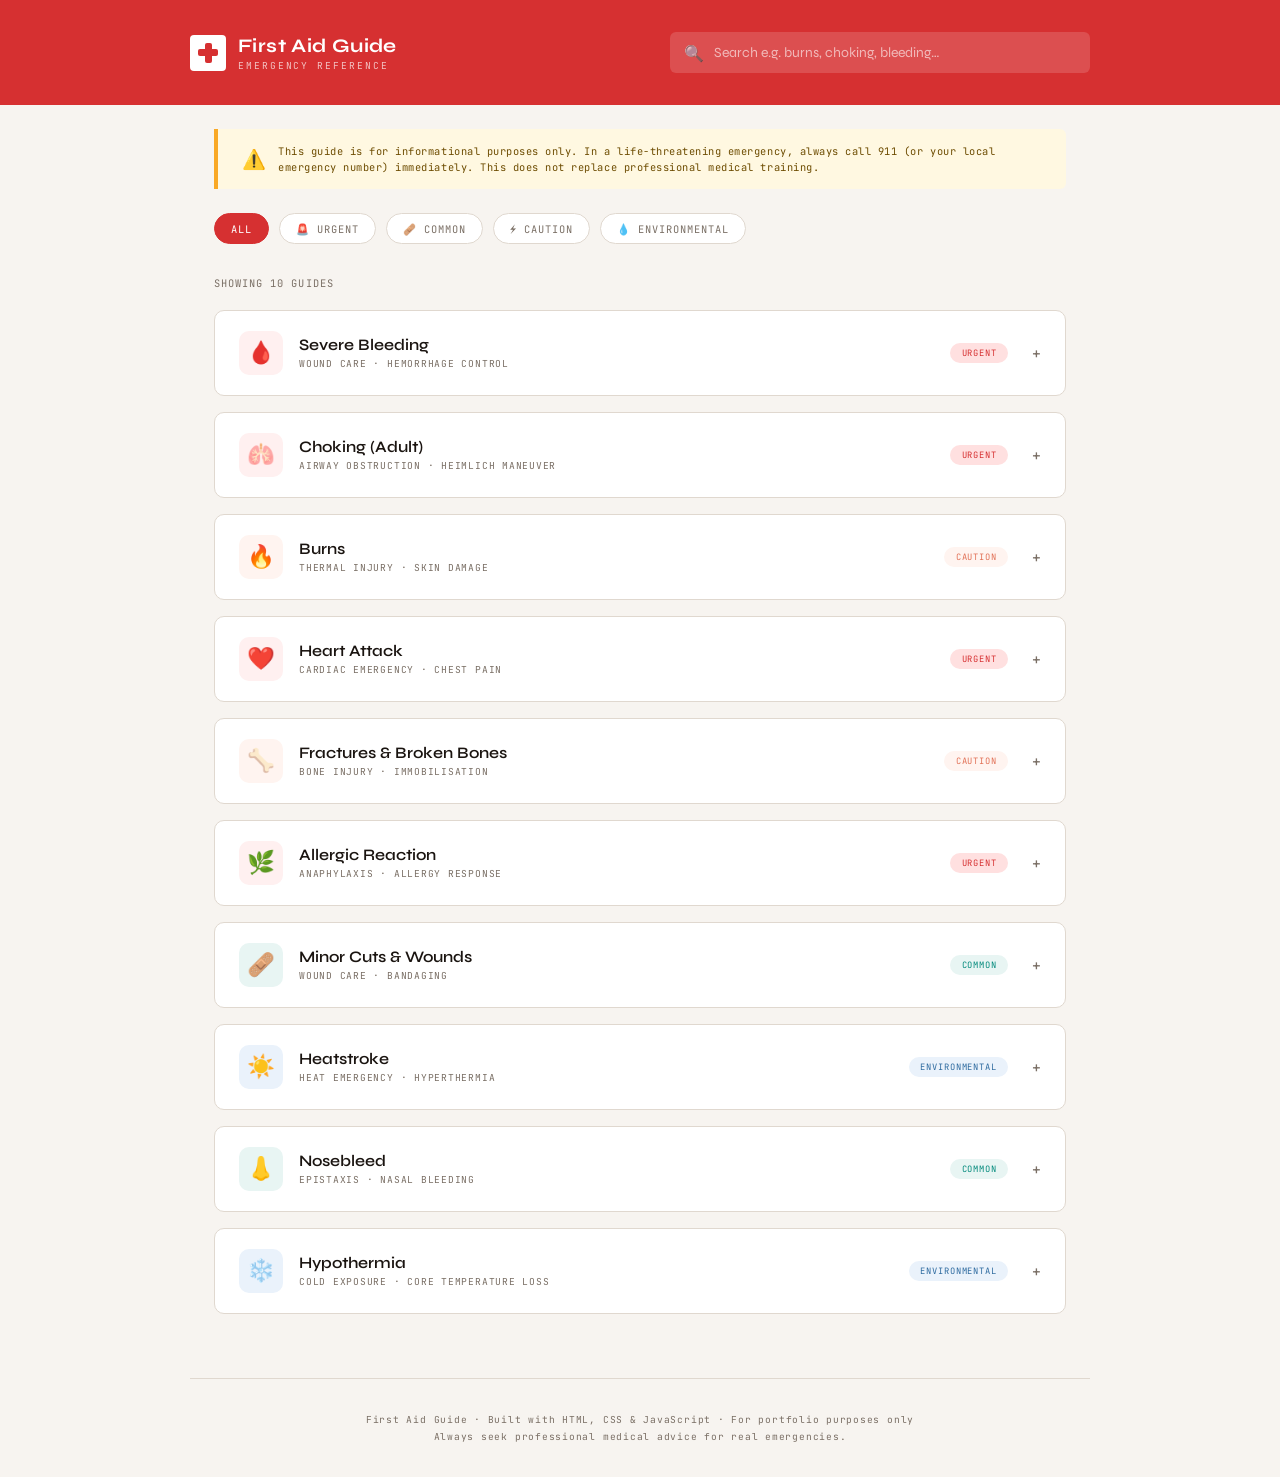
<file: first-aid-guide.html>
<!DOCTYPE html>
<html lang="en">
<head>
<meta charset="UTF-8">
<meta name="viewport" content="width=device-width, initial-scale=1.0">
<title>First Aid Guide</title>
<link rel="preconnect" href="https://fonts.googleapis.com">
<link rel="preconnect" href="https://fonts.gstatic.com" crossorigin>
<link href="https://fonts.googleapis.com/css2?family=Syne:wght@400;500;600;700&family=Lora:ital,wght@0,400;0,500;1,400&family=JetBrains+Mono:wght@300;400&display=swap" rel="stylesheet">
<link rel="stylesheet" href="first-aid-guide.css">
</head>
<body>

<header>
  <div class="header-inner">
    <div class="logo">
      <div class="logo-cross">
        <div class="cross-h"></div>
        <div class="cross-v"></div>
      </div>
      <div>
        <div class="logo-text">First Aid Guide</div>
        <span class="logo-sub">Emergency Reference</span>
      </div>
    </div>
    <div class="search-wrap">
      <span class="search-icon">🔍</span>
      <input type="text" id="searchInput" placeholder="Search e.g. burns, choking, bleeding…">
    </div>
  </div>
</header>

<div class="main-content">
  <div class="disclaimer">
    <span class="disclaimer-icon">⚠️</span>
    <p>This guide is for informational purposes only. In a life-threatening emergency, always call 911 (or your local emergency number) immediately. This does not replace professional medical training.</p>
  </div>

  <div class="categories" id="categories">
    <button class="cat-btn active" data-cat="all">All</button>
    <button class="cat-btn" data-cat="urgent">🚨 Urgent</button>
    <button class="cat-btn" data-cat="common">🩹 Common</button>
    <button class="cat-btn" data-cat="caution">⚡ Caution</button>
    <button class="cat-btn" data-cat="info">💧 Environmental</button>
  </div>

  <div class="results-info" id="resultsInfo">Showing 10 guides</div>

  <div class="guides-grid" id="guidesGrid"></div>
  <div class="no-results" id="noResults">
    <p>No guides found for "<span id="searchTerm"></span>"</p>
  </div>
</div>

<div class="footer-note">
  <p>First Aid Guide · Built with HTML, CSS & JavaScript · For portfolio purposes only<br>
  Always seek professional medical advice for real emergencies.</p>
</div>

<script src="first-aid-guide.js"></script>
</body>
</html>
</file>
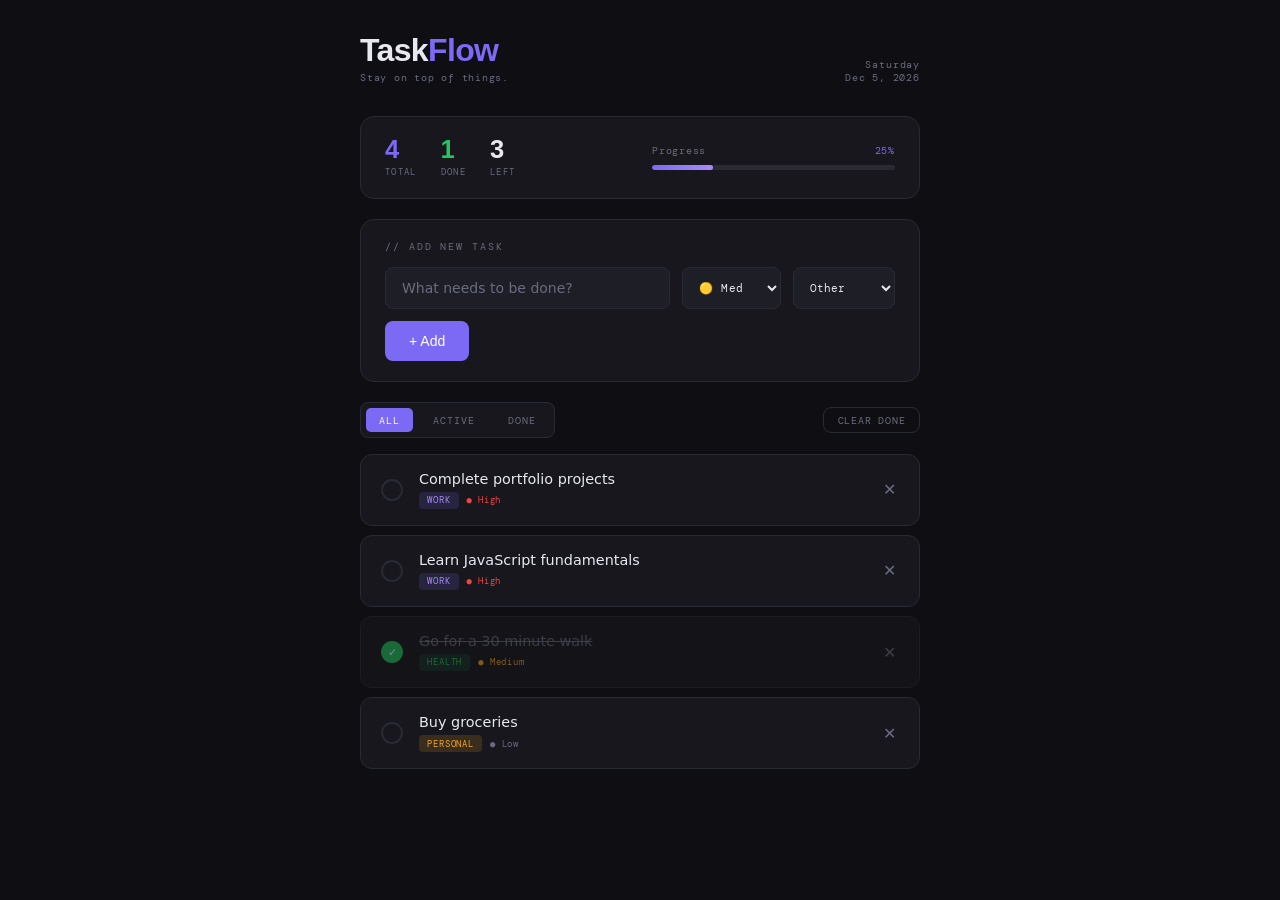
<file: todo-list.html>
<!DOCTYPE html>
<html lang="en">
<head>
<meta charset="UTF-8">
<meta name="viewport" content="width=device-width, initial-scale=1.0">
<title>TaskFlow — Todo List</title>
<link rel="preconnect" href="https://fonts.googleapis.com">
<link rel="preconnect" href="https://fonts.gstatic.com" crossorigin>
<link href="https://fonts.googleapis.com/css2?family=Clash+Display:wght@400;500;600&family=Satoshi:wght@300;400;500&family=DM+Mono:wght@300;400&display=swap" rel="stylesheet">
<link rel="stylesheet" href="todo-list.css">
</head>
<body>

<div class="app-header">
  <div>
    <div class="app-title">Task<span>Flow</span></div>
    <div style="font-family:var(--mono);font-size:0.6rem;color:var(--muted);margin-top:2px;letter-spacing:0.08em">Stay on top of things.</div>
  </div>
  <div class="header-date" id="headerDate"></div>
</div>

<!-- PROGRESS -->
<div class="progress-card">
  <div class="progress-stats">
    <div class="stat-pill">
      <div class="stat-num purple" id="totalCount">0</div>
      <div class="stat-label">Total</div>
    </div>
    <div class="stat-pill">
      <div class="stat-num green" id="doneCount">0</div>
      <div class="stat-label">Done</div>
    </div>
    <div class="stat-pill">
      <div class="stat-num" id="leftCount">0</div>
      <div class="stat-label">Left</div>
    </div>
  </div>
  <div class="progress-bar-wrap">
    <div class="progress-bar-label">
      <span>Progress</span>
      <span class="pct" id="pctLabel">0%</span>
    </div>
    <div class="progress-track">
      <div class="progress-fill" id="progressFill" style="width:0%"></div>
    </div>
  </div>
</div>

<!-- ADD TASK -->
<div class="add-card">
  <div class="add-label">// Add new task</div>
  <div class="add-row">
    <input type="text" class="add-input" id="taskInput" placeholder="What needs to be done?" maxlength="80">
    <select class="priority-select" id="prioritySelect">
      <option value="high">🔴 High</option>
      <option value="medium" selected>🟡 Med</option>
      <option value="low">⚪ Low</option>
    </select>
    <select class="category-select" id="catSelect">
      <option value="work">Work</option>
      <option value="personal">Personal</option>
      <option value="health">Health</option>
      <option value="other" selected>Other</option>
    </select>
    <button class="add-btn" id="addBtn">+ Add</button>
  </div>
</div>

<!-- FILTERS -->
<div class="filters-row">
  <div class="filter-tabs">
    <button class="filter-tab active" data-filter="all">All</button>
    <button class="filter-tab" data-filter="active">Active</button>
    <button class="filter-tab" data-filter="done">Done</button>
  </div>
  <button class="clear-btn" id="clearDone">Clear done</button>
</div>

<!-- TASK LIST -->
<div class="task-list" id="taskList"></div>
<div class="empty-state" id="emptyState">
  <div class="empty-icon">✨</div>
  <p>Nothing here yet.<br>Add a task above to get started.</p>
</div>
<script src="todo-list.js"></script>
</body>
</html>
</file>
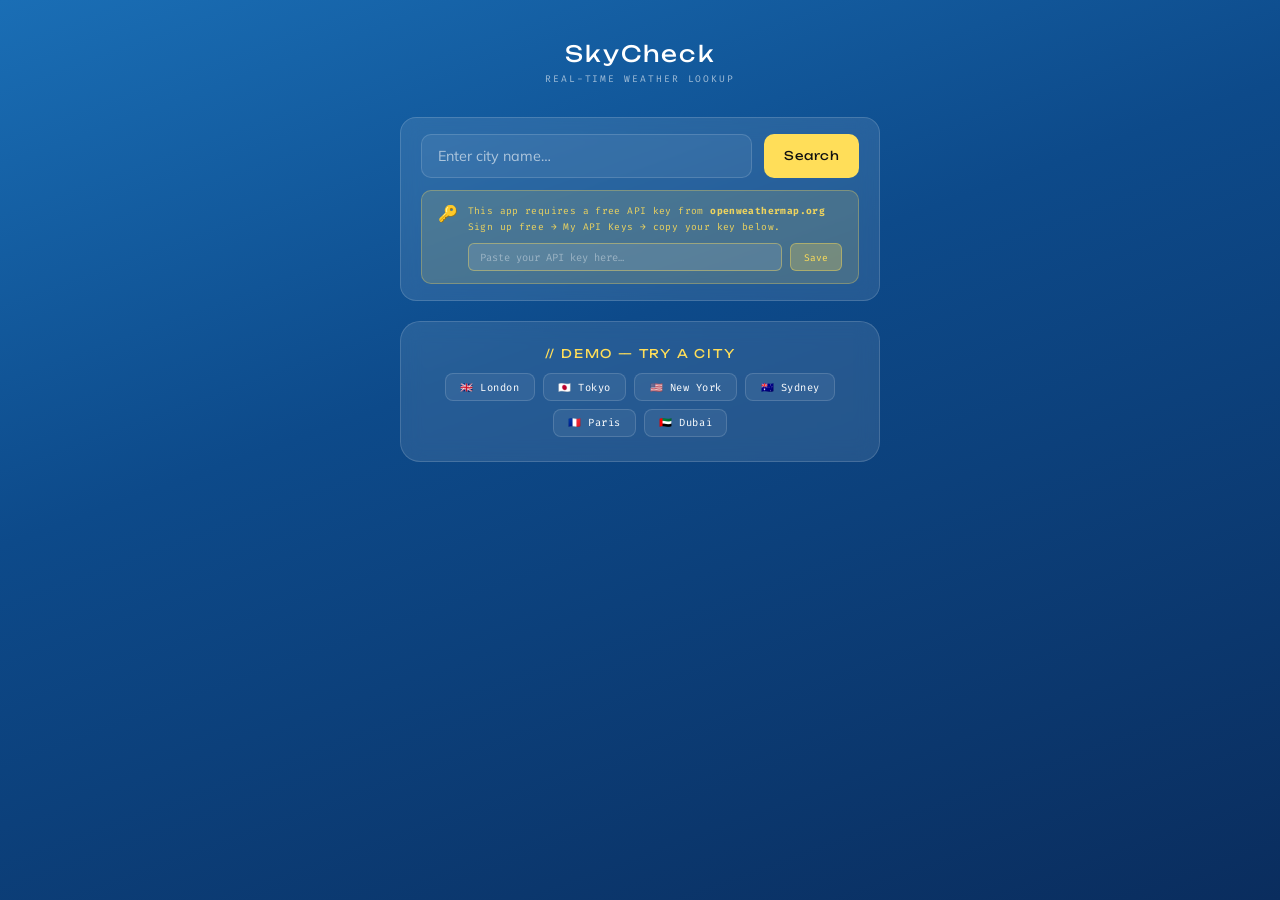
<file: weather-app.html>
<!DOCTYPE html>
<html lang="en">
<head>
<meta charset="UTF-8">
<meta name="viewport" content="width=device-width, initial-scale=1.0">
<title>SkyCheck — Weather App</title>
<link rel="preconnect" href="https://fonts.googleapis.com">
<link rel="preconnect" href="https://fonts.gstatic.com" crossorigin>
<link href="https://fonts.googleapis.com/css2?family=Unbounded:wght@300;400;500&family=Mulish:wght@300;400;500&family=Fira+Code:wght@300;400&display=swap" rel="stylesheet">
<link rel="stylesheet" href="weather-app.css">
</head>
<body>

<div class="app-wrap">

  <!-- HEADER -->
  <div class="app-header">
    <div class="app-title">SkyCheck</div>
    <div class="app-sub">Real-time weather lookup</div>
  </div>

  <!-- SEARCH -->
  <div class="search-card">
    <div class="search-row">
      <input type="text" class="search-input" id="cityInput" placeholder="Enter city name…">
      <button class="search-btn" onclick="fetchWeather()">Search</button>
    </div>

    <div class="api-notice">
      <span>🔑</span>
      <div style="flex:1">
        <p>This app requires a free API key from <strong>openweathermap.org</strong><br>
        Sign up free → My API Keys → copy your key below.</p>
        <div class="api-key-row">
          <input type="text" class="api-key-input" id="apiKeyInput" placeholder="Paste your API key here…">
          <button class="api-key-btn" onclick="saveApiKey()">Save</button>
        </div>
      </div>
    </div>
  </div>

  <!-- DEMO MODE -->
  <div class="demo-card" id="demoCard">
    <div class="demo-title">// Demo — try a city</div>
    <div class="demo-grid">
      <button class="demo-city-btn" onclick="setCity('London')">🇬🇧 London</button>
      <button class="demo-city-btn" onclick="setCity('Tokyo')">🇯🇵 Tokyo</button>
      <button class="demo-city-btn" onclick="setCity('New York')">🇺🇸 New York</button>
      <button class="demo-city-btn" onclick="setCity('Sydney')">🇦🇺 Sydney</button>
      <button class="demo-city-btn" onclick="setCity('Paris')">🇫🇷 Paris</button>
      <button class="demo-city-btn" onclick="setCity('Dubai')">🇦🇪 Dubai</button>
    </div>
  </div>

  <!-- ERROR -->
  <div class="error-msg" id="errorMsg"></div>

  <!-- LOADING -->
  <div class="loading" id="loadingState">
    <div class="loading-dots"><span></span><span></span><span></span></div>
    <p>Fetching weather data…</p>
  </div>

  <!-- WEATHER CARD -->
  <div class="weather-card" id="weatherCard">
    <div class="weather-location" id="wLocation"></div>
    <div class="weather-country" id="wCountry"></div>
    <span class="weather-icon" id="wIcon"></span>
    <div class="weather-temp" id="wTemp"></div>
    <div class="weather-desc" id="wDesc"></div>
    <div class="weather-details">
      <div class="detail-item">
        <div class="detail-label">Feels Like</div>
        <div class="detail-val" id="wFeels"></div>
      </div>
      <div class="detail-item">
        <div class="detail-label">Humidity</div>
        <div class="detail-val" id="wHumidity"></div>
      </div>
      <div class="detail-item">
        <div class="detail-label">Wind Speed</div>
        <div class="detail-val" id="wWind"></div>
      </div>
      <div class="detail-item">
        <div class="detail-label">Visibility</div>
        <div class="detail-val" id="wVis"></div>
      </div>
    </div>
  </div>

  <!-- FORECAST (simulated based on current data) -->
  <div class="forecast-card" id="forecastCard">
    <div class="forecast-title">// 5-day outlook</div>
    <div class="forecast-row" id="forecastRow"></div>
  </div>

</div>

<script src="weather-app.js"></script>
</body>
</html>
</file>
<file: style.css>
*,*::before,*::after{box-sizing:border-box;margin:0;padding:0;}
:root{
  --bg:#04060f;--surface:#070a18;--surface2:#0b0f22;
  --border:#12193a;--border2:#1a2448;
  --blue:#3b82f6;--blue2:#60a5fa;--blue3:#93c5fd;
  --glow:rgba(59,130,246,0.18);--glow2:rgba(59,130,246,0.07);
  --text:#f0f4ff;--muted:#4a5a8a;--muted2:#7a8fc0;
  --anton:'Anton',sans-serif;--sans:'Manrope',sans-serif;--mono:'Fira Code',monospace;
}
html{scroll-behavior:smooth;}
body{background:var(--bg);color:var(--text);font-family:var(--sans);overflow-x:hidden;}
::selection{background:var(--blue);color:#fff;}

.progress-bar{position:fixed;top:0;left:0;height:2px;background:linear-gradient(90deg,var(--blue),var(--blue2));z-index:999;width:0%;box-shadow:0 0 10px var(--blue);}

.cursor{position:fixed;width:10px;height:10px;background:var(--blue);border-radius:50%;pointer-events:none;z-index:9999;transform:translate(-50%,-50%);transition:width .2s,height .2s;mix-blend-mode:screen;}
.cursor-ring{position:fixed;width:36px;height:36px;border:1px solid rgba(59,130,246,0.5);border-radius:50%;pointer-events:none;z-index:9998;transform:translate(-50%,-50%);}

nav{position:fixed;top:1.5rem;left:50%;transform:translateX(-50%);z-index:100;display:flex;align-items:center;background:rgba(7,10,24,0.88);backdrop-filter:blur(20px);border:1px solid var(--border2);border-radius:50px;padding:.5rem .5rem;animation:fadeDown .8s ease forwards;}
@keyframes fadeDown{from{opacity:0;transform:translateX(-50%) translateY(-20px);}to{opacity:1;transform:translateX(-50%) translateY(0);}}
.nav-links{display:flex;gap:0;list-style:none;}
.nav-links a{font-family:var(--mono);font-size:.62rem;color:var(--muted2);text-decoration:none;letter-spacing:.1em;text-transform:uppercase;padding:.5rem 1.25rem;border-radius:50px;transition:all .2s;}
.nav-links a:hover{color:white;background:var(--glow2);}
.nav-pill{display:flex;align-items:center;gap:.5rem;font-family:var(--mono);font-size:.58rem;color:var(--muted2);letter-spacing:.1em;padding:.5rem 1.25rem;border-left:1px solid var(--border2);margin-left:.25rem;}
.dot-live{width:5px;height:5px;border-radius:50%;background:#22c55e;animation:pulse 2s infinite;}
@keyframes pulse{0%,100%{opacity:1;transform:scale(1);}50%{opacity:.3;transform:scale(.6);}}

.hero{min-height:100vh;display:flex;flex-direction:column;align-items:center;justify-content:center;text-align:center;padding:6rem 2rem 4rem;position:relative;overflow:hidden;}
.hero-glow{position:absolute;top:50%;left:50%;transform:translate(-50%,-50%);width:700px;height:700px;border-radius:50%;background:radial-gradient(circle,rgba(59,130,246,.12) 0%,transparent 65%);pointer-events:none;animation:breathe 6s ease-in-out infinite;}
@keyframes breathe{0%,100%{transform:translate(-50%,-50%) scale(1);opacity:.8;}50%{transform:translate(-50%,-50%) scale(1.15);opacity:1;}}
.particles{position:absolute;inset:0;pointer-events:none;}
.p{position:absolute;border-radius:50%;background:var(--blue);opacity:0;animation:floatP var(--dur) ease-in-out infinite var(--delay);}
@keyframes floatP{0%{opacity:0;transform:translateY(0) scale(0);}20%{opacity:.6;}80%{opacity:.3;}100%{opacity:0;transform:translateY(-120px) scale(1.2);}}

.hero-eyebrow{font-family:var(--mono);font-size:.7rem;color:var(--blue2);letter-spacing:.3em;text-transform:uppercase;margin-bottom:1.5rem;display:flex;align-items:center;justify-content:center;gap:1rem;opacity:0;animation:fadeUp .6s ease .3s forwards;}
.eyebrow-line{width:40px;height:1px;background:var(--blue);display:block;}
.hero-name{font-family:var(--anton);font-size:clamp(5rem,14vw,14rem);line-height:.88;letter-spacing:.03em;color:var(--text);opacity:0;animation:heroSlam .7s cubic-bezier(.22,.61,.36,1) .4s forwards;}
@keyframes heroSlam{0%{opacity:0;transform:scale(1.08) translateY(20px);}100%{opacity:1;transform:scale(1) translateY(0);}}
.hero-name .first{display:block;}
.hero-name .last{display:block;color:transparent;-webkit-text-stroke:2px var(--blue);position:relative;}
.hero-name .last::after{content:'DELUVIO';position:absolute;inset:0;color:var(--blue2);clip-path:inset(0 100% 0 0);animation:shimmer 4s ease 1.5s infinite;-webkit-text-stroke:0;}
@keyframes shimmer{0%{clip-path:inset(0 100% 0 0);}40%{clip-path:inset(0 0% 0 0);}60%{clip-path:inset(0 0% 0 0);}100%{clip-path:inset(0 0 0 100%);}}

.hero-typing{font-family:var(--mono);font-size:clamp(1rem,2vw,1.4rem);color:var(--muted2);margin-top:1.5rem;opacity:0;animation:fadeUp .6s ease .7s forwards;}
.typing-word{color:var(--blue2);border-right:2px solid var(--blue);padding-right:3px;animation:blink .75s step-end infinite;}
@keyframes blink{0%,100%{border-color:var(--blue);}50%{border-color:transparent;}}

.hero-desc{max-width:52ch;margin:2rem auto 0;font-size:.95rem;color:var(--muted2);line-height:1.85;font-weight:300;opacity:0;animation:fadeUp .6s ease .9s forwards;}
.hero-desc strong{color:var(--text);font-weight:500;}

.hero-ctas{display:flex;gap:1rem;margin-top:2.5rem;justify-content:center;flex-wrap:wrap;opacity:0;animation:fadeUp .6s ease 1.1s forwards;}

.btn-main{background:var(--blue);color:white;padding:1rem 2.5rem;border-radius:6px;font-family:var(--anton);font-size:1.1rem;letter-spacing:.12em;text-decoration:none;border:none;cursor:pointer;transition:all .2s;position:relative;overflow:hidden;}
.btn-main:hover{transform:translateY(-3px);box-shadow:0 12px 40px rgba(59,130,246,.4);}
.btn-sec{background:transparent;color:var(--text);padding:1rem 2.5rem;border-radius:6px;font-family:var(--anton);font-size:1.1rem;letter-spacing:.12em;text-decoration:none;border:1px solid var(--border2);transition:all .2s;}
.btn-sec:hover{border-color:var(--blue);color:var(--blue2);transform:translateY(-3px);}

.scroll-hint{position:absolute;bottom:2rem;left:50%;transform:translateX(-50%);display:flex;flex-direction:column;align-items:center;gap:.5rem;opacity:0;animation:fadeUp .6s ease 1.5s forwards;}
.scroll-hint span{font-family:var(--mono);font-size:.55rem;color:var(--muted);letter-spacing:.2em;text-transform:uppercase;}
.scroll-mouse{width:22px;height:34px;border:1px solid var(--border2);border-radius:12px;display:flex;justify-content:center;padding-top:6px;}
.scroll-wheel{width:3px;height:6px;background:var(--blue);border-radius:2px;animation:scrollDown 1.5s ease infinite;}
@keyframes scrollDown{0%{transform:translateY(0);opacity:1;}100%{transform:translateY(10px);opacity:0;}}

.marquee-strip{border-top:1px solid var(--border);border-bottom:1px solid var(--border);overflow:hidden;padding:1rem 0;background:var(--surface);}
.marquee-track{display:flex;width:max-content;animation:marquee 25s linear infinite;}
.marquee-item{display:flex;align-items:center;gap:1.5rem;padding:0 2rem;white-space:nowrap;font-family:var(--mono);font-size:.65rem;color:var(--muted);letter-spacing:.15em;text-transform:uppercase;}
.marquee-dot{width:4px;height:4px;border-radius:50%;background:var(--blue);flex-shrink:0;}
@keyframes marquee{0%{transform:translateX(0);}100%{transform:translateX(-50%);}}

.about-section{padding:8rem 6rem;display:grid;grid-template-columns:.4fr 1fr;gap:6rem;align-items:start;border-bottom:1px solid var(--border);}
.about-number{font-family:var(--anton);font-size:10rem;color:var(--border2);line-height:1;letter-spacing:-.02em;user-select:none;position:sticky;top:6rem;}
.section-eyebrow{font-family:var(--mono);font-size:.62rem;color:var(--blue2);letter-spacing:.3em;text-transform:uppercase;margin-bottom:1.5rem;display:flex;align-items:center;gap:.75rem;}
.section-eyebrow::before{content:'';width:20px;height:1px;background:var(--blue);}
.about-headline{font-family:var(--anton);font-size:clamp(3rem,5vw,5rem);line-height:.95;letter-spacing:.02em;color:var(--text);margin-bottom:2.5rem;}
.about-headline .blue{color:var(--blue);}
.about-text{font-size:.95rem;color:var(--muted2);line-height:1.9;font-weight:300;margin-bottom:1.5rem;max-width:58ch;}
.about-text strong{color:var(--text);font-weight:500;}
.skills-block{margin-top:3rem;}
.skills-title{font-family:var(--mono);font-size:.58rem;color:var(--blue2);letter-spacing:.25em;text-transform:uppercase;margin-bottom:1rem;}
.skills-wrap{display:flex;flex-wrap:wrap;gap:.6rem;margin-bottom:2rem;}
.s-tag{font-family:var(--mono);font-size:.62rem;color:var(--muted2);border:1px solid var(--border2);padding:.4rem .9rem;border-radius:4px;letter-spacing:.06em;transition:all .2s;cursor:default;}
.s-tag:hover{border-color:var(--blue);color:var(--blue2);background:var(--glow2);}
.s-tag.hi{border-color:rgba(59,130,246,.4);color:var(--blue2);background:var(--glow2);}
.learning-box{background:var(--surface2);border:1px solid var(--border);border-left:3px solid var(--blue);padding:1.25rem 1.5rem;border-radius:0 8px 8px 0;max-width:58ch;}
.learning-box .l-title{font-family:var(--mono);font-size:.58rem;color:var(--blue2);letter-spacing:.2em;text-transform:uppercase;margin-bottom:.6rem;}
.learning-box p{font-size:.85rem;color:var(--muted2);line-height:1.8;font-weight:300;}

.projects-section{border-bottom:1px solid var(--border);}
.projects-header{padding:5rem 6rem 3rem;display:flex;justify-content:space-between;align-items:flex-end;border-bottom:1px solid var(--border);}
.projects-title{font-family:var(--anton);font-size:clamp(4rem,8vw,8rem);color:var(--text);line-height:.9;letter-spacing:.02em;}
.projects-title span{color:var(--blue);display:block;}
.projects-meta{font-family:var(--mono);font-size:.6rem;color:var(--muted);letter-spacing:.2em;text-transform:uppercase;}

.project-row{display:grid;grid-template-columns:80px 1fr auto;align-items:center;gap:3rem;padding:2.5rem 6rem;border-bottom:1px solid var(--border);transition:background .25s;cursor:default;position:relative;overflow:hidden;}
.project-row::after{content:'';position:absolute;bottom:0;left:0;width:0;height:2px;background:var(--blue);transition:width .4s ease;}
.project-row:hover{background:var(--glow2);}
.project-row:hover::after{width:100%;}
.p-num{font-family:var(--anton);font-size:3rem;color:var(--border2);line-height:1;transition:color .25s;}
.project-row:hover .p-num{color:var(--blue);}
.p-top{display:flex;align-items:center;gap:1rem;margin-bottom:.5rem;}
.p-icon{font-size:1.4rem;}
.p-badge{font-family:var(--mono);font-size:.55rem;letter-spacing:.1em;text-transform:uppercase;padding:.2rem .65rem;border-radius:20px;}
.b-red{background:rgba(239,68,68,.12);color:#f87171;}
.b-green{background:rgba(34,197,94,.12);color:#4ade80;}
.b-orange{background:rgba(249,115,22,.12);color:#fb923c;}
.b-blue{background:rgba(59,130,246,.12);color:var(--blue2);}
.p-title{font-family:var(--anton);font-size:2rem;color:var(--text);letter-spacing:.03em;line-height:1;margin-bottom:.5rem;transition:color .2s;}
.project-row:hover .p-title{color:var(--blue2);}
.p-desc{font-size:.82rem;color:var(--muted2);line-height:1.7;font-weight:300;max-width:55ch;}
.p-right{display:flex;flex-direction:column;align-items:flex-end;gap:1rem;}
.p-stack{display:flex;flex-direction:column;gap:.3rem;align-items:flex-end;}
.p-stack span{font-family:var(--mono);font-size:.55rem;color:var(--muted);letter-spacing:.08em;}
.p-link{font-family:var(--mono);font-size:.65rem;color:var(--blue2);text-decoration:none;letter-spacing:.08em;border:1px solid var(--border2);padding:.5rem 1rem;border-radius:4px;transition:all .2s;white-space:nowrap;}
.p-link:hover{border-color:var(--blue);background:var(--glow2);}

.contact-section{min-height:80vh;display:flex;flex-direction:column;justify-content:center;padding:8rem 6rem;position:relative;overflow:hidden;}
.contact-glow{position:absolute;bottom:-20%;right:-10%;width:500px;height:500px;border-radius:50%;background:radial-gradient(circle,rgba(59,130,246,.1) 0%,transparent 65%);pointer-events:none;}
.contact-eyebrow{font-family:var(--mono);font-size:.62rem;color:var(--blue2);letter-spacing:.3em;text-transform:uppercase;margin-bottom:1.5rem;display:flex;align-items:center;gap:.75rem;}
.contact-eyebrow::before{content:'';width:20px;height:1px;background:var(--blue);}
.contact-headline{font-family:var(--anton);font-size:clamp(4rem,10vw,10rem);line-height:.88;letter-spacing:.02em;color:var(--text);margin-bottom:3rem;}
.contact-headline .outline{color:transparent;-webkit-text-stroke:2px var(--blue);}
.contact-row{display:flex;justify-content:space-between;align-items:flex-end;flex-wrap:wrap;gap:3rem;}
.contact-email-link{font-family:var(--anton);font-size:clamp(1.2rem,2.5vw,2rem);color:var(--blue2);text-decoration:none;letter-spacing:.05em;border-bottom:2px solid rgba(59,130,246,.3);padding-bottom:4px;transition:all .2s;}
.contact-email-link:hover{color:white;border-color:var(--blue);}
.contact-links{display:flex;flex-direction:column;}
.c-link{display:flex;justify-content:space-between;align-items:center;text-decoration:none;padding:1rem 0;border-bottom:1px solid var(--border);gap:3rem;transition:padding-left .25s;min-width:320px;}
.c-link:hover{padding-left:.75rem;}
.c-platform{font-family:var(--anton);font-size:1.4rem;color:var(--text);transition:color .2s;letter-spacing:.05em;}
.c-link:hover .c-platform{color:var(--blue2);}
.c-handle{font-family:var(--mono);font-size:.6rem;color:var(--muted);letter-spacing:.08em;}
.contact-note{margin-top:4rem;font-family:var(--mono);font-size:.6rem;color:var(--muted);letter-spacing:.12em;text-transform:uppercase;line-height:2;}

footer{background:var(--surface);border-top:1px solid var(--border);padding:1.5rem 6rem;display:flex;justify-content:space-between;align-items:center;flex-wrap:wrap;gap:.5rem;}
footer p{font-family:var(--mono);font-size:.58rem;color:var(--muted);letter-spacing:.1em;}
.blue-text{color:var(--blue2);}

.reveal{opacity:0;transform:translateY(30px);transition:opacity .8s ease,transform .8s ease;}
.reveal.visible{opacity:1;transform:translateY(0);}
.reveal-left{opacity:0;transform:translateX(-30px);transition:opacity .8s ease,transform .8s ease;}
.reveal-left.visible{opacity:1;transform:translateX(0);}

@keyframes fadeUp{from{opacity:0;transform:translateY(20px);}to{opacity:1;transform:translateY(0);}}
</file>
<file: calorie-counter.css>
*, *::before, *::after { box-sizing: border-box; margin: 0; padding: 0; }

  :root {
    --bg: #f0f4f0;
    --surface: #ffffff;
    --surface2: #f7f9f7;
    --border: #dde5dd;
    --green: #2d7a4f;
    --green-light: #e8f4ed;
    --green-mid: #4caf7d;
    --orange: #d4732a;
    --orange-light: #fdf0e6;
    --red: #c0392b;
    --red-light: #fdecea;
    --blue: #2980b9;
    --blue-light: #eaf4fb;
    --text: #1a2e1a;
    --muted: #6b826b;
    --border-dark: #c5d5c5;
    --serif: 'Fraunces', Georgia, serif;
    --sans: 'Plus Jakarta Sans', sans-serif;
    --mono: 'IBM Plex Mono', monospace;
  }

  body {
    background: var(--bg);
    color: var(--text);
    font-family: var(--sans);
    min-height: 100vh;
    padding: 2rem 1rem 5rem;
  }

  .app-wrap {
    max-width: 600px;
    margin: 0 auto;
  }

  /* HEADER */
  .app-header {
    margin-bottom: 1.75rem;
  }

  .app-logo {
    display: flex;
    align-items: center;
    gap: 0.75rem;
    margin-bottom: 0.25rem;
  }

  .logo-leaf {
    width: 36px; height: 36px;
    background: var(--green);
    border-radius: 50% 50% 50% 0;
    display: flex;
    align-items: center;
    justify-content: center;
    font-size: 1.1rem;
    transform: rotate(-10deg);
  }

  .app-name {
    font-family: var(--serif);
    font-size: 1.8rem;
    font-weight: 400;
    color: var(--text);
    letter-spacing: -0.01em;
  }

  .app-name em { font-style: italic; color: var(--green); }

  .app-tagline {
    font-family: var(--mono);
    font-size: 0.6rem;
    color: var(--muted);
    letter-spacing: 0.15em;
    text-transform: uppercase;
    margin-left: 0.25rem;
  }

  /* GOAL CARD */
  .goal-card {
    background: var(--green);
    border-radius: 16px;
    padding: 1.5rem;
    margin-bottom: 1.25rem;
    color: white;
    position: relative;
    overflow: hidden;
  }

  .goal-card::before {
    content: '';
    position: absolute;
    top: -30px; right: -30px;
    width: 120px; height: 120px;
    border-radius: 50%;
    background: rgba(255,255,255,0.06);
  }

  .goal-top {
    display: flex;
    justify-content: space-between;
    align-items: flex-start;
    margin-bottom: 1.25rem;
  }

  .goal-label {
    font-family: var(--mono);
    font-size: 0.6rem;
    letter-spacing: 0.2em;
    text-transform: uppercase;
    color: rgba(255,255,255,0.7);
    margin-bottom: 0.3rem;
  }

  .goal-numbers {
    display: flex;
    align-items: baseline;
    gap: 0.4rem;
  }

  .goal-consumed {
    font-family: var(--serif);
    font-size: 3rem;
    font-weight: 300;
    line-height: 1;
  }

  .goal-slash {
    font-family: var(--mono);
    font-size: 0.85rem;
    color: rgba(255,255,255,0.6);
  }

  .goal-target {
    font-family: var(--mono);
    font-size: 0.85rem;
    color: rgba(255,255,255,0.8);
  }

  .goal-kcal {
    font-family: var(--mono);
    font-size: 0.7rem;
    color: rgba(255,255,255,0.7);
    letter-spacing: 0.08em;
    margin-top: 0.2rem;
  }

  .goal-remaining {
    text-align: right;
  }

  .remaining-num {
    font-family: var(--serif);
    font-size: 1.6rem;
    font-weight: 300;
    line-height: 1;
  }

  .remaining-label {
    font-family: var(--mono);
    font-size: 0.55rem;
    letter-spacing: 0.15em;
    text-transform: uppercase;
    color: rgba(255,255,255,0.7);
    margin-top: 0.2rem;
  }

  .goal-bar-track {
    height: 8px;
    background: rgba(255,255,255,0.2);
    border-radius: 10px;
    overflow: hidden;
    margin-bottom: 0.6rem;
  }

  .goal-bar-fill {
    height: 100%;
    border-radius: 10px;
    background: rgba(255,255,255,0.85);
    transition: width 0.5s ease;
    max-width: 100%;
  }

  .goal-bar-fill.over { background: #ffb347; }

  .goal-bar-labels {
    display: flex;
    justify-content: space-between;
  }

  .goal-bar-labels span {
    font-family: var(--mono);
    font-size: 0.55rem;
    letter-spacing: 0.08em;
    color: rgba(255,255,255,0.65);
  }

  /* MACROS */
  .macros-row {
    display: grid;
    grid-template-columns: repeat(3, 1fr);
    gap: 0.75rem;
    margin-bottom: 1.25rem;
  }

  .macro-card {
    background: var(--surface);
    border: 1px solid var(--border);
    border-radius: 12px;
    padding: 1rem;
    text-align: center;
  }

  .macro-icon { font-size: 1.4rem; margin-bottom: 0.4rem; }

  .macro-val {
    font-family: var(--serif);
    font-size: 1.4rem;
    font-weight: 300;
    color: var(--text);
    line-height: 1;
  }

  .macro-unit {
    font-family: var(--mono);
    font-size: 0.55rem;
    color: var(--muted);
    letter-spacing: 0.1em;
    margin-top: 0.2rem;
  }

  .macro-label {
    font-family: var(--mono);
    font-size: 0.55rem;
    color: var(--muted);
    letter-spacing: 0.12em;
    text-transform: uppercase;
    margin-top: 0.3rem;
  }

  /* ADD MEAL */
  .add-section {
    background: var(--surface);
    border: 1px solid var(--border);
    border-radius: 16px;
    padding: 1.25rem 1.5rem;
    margin-bottom: 1.25rem;
  }

  .section-label {
    font-family: var(--mono);
    font-size: 0.6rem;
    color: var(--muted);
    letter-spacing: 0.2em;
    text-transform: uppercase;
    margin-bottom: 1rem;
  }

  .add-grid {
    display: grid;
    grid-template-columns: 1fr auto;
    gap: 0.6rem;
    margin-bottom: 0.6rem;
  }

  .add-grid-bottom {
    display: grid;
    grid-template-columns: 1fr 1fr 1fr 1fr;
    gap: 0.6rem;
  }

  .form-input {
    background: var(--surface2);
    border: 1px solid var(--border);
    border-radius: 8px;
    padding: 0.7rem 0.9rem;
    color: var(--text);
    font-family: var(--sans);
    font-size: 0.85rem;
    outline: none;
    width: 100%;
    transition: border-color 0.2s;
  }

  .form-input::placeholder { color: var(--muted); font-size: 0.8rem; }
  .form-input:focus { border-color: var(--green); }

  .form-select {
    background: var(--surface2);
    border: 1px solid var(--border);
    border-radius: 8px;
    padding: 0.7rem 0.6rem;
    color: var(--text);
    font-family: var(--mono);
    font-size: 0.65rem;
    outline: none;
    cursor: pointer;
    width: 100%;
    transition: border-color 0.2s;
  }

  .form-select:focus { border-color: var(--green); }

  .add-food-btn {
    background: var(--green);
    color: white;
    border: none;
    border-radius: 8px;
    padding: 0.7rem 1.25rem;
    font-family: var(--sans);
    font-size: 0.85rem;
    font-weight: 500;
    cursor: pointer;
    transition: background 0.2s, transform 0.1s;
    white-space: nowrap;
  }

  .add-food-btn:hover { background: #236040; }
  .add-food-btn:active { transform: scale(0.97); }

  /* QUICK ADD */
  .quick-section {
    margin-bottom: 1.25rem;
  }

  .quick-label {
    font-family: var(--mono);
    font-size: 0.6rem;
    color: var(--muted);
    letter-spacing: 0.2em;
    text-transform: uppercase;
    margin-bottom: 0.75rem;
  }

  .quick-grid {
    display: flex;
    gap: 0.5rem;
    flex-wrap: wrap;
  }

  .quick-btn {
    background: var(--surface);
    border: 1px solid var(--border);
    border-radius: 8px;
    padding: 0.45rem 0.9rem;
    font-family: var(--mono);
    font-size: 0.65rem;
    color: var(--muted);
    cursor: pointer;
    transition: all 0.2s;
    letter-spacing: 0.05em;
  }

  .quick-btn:hover { border-color: var(--green); color: var(--green); background: var(--green-light); }

  /* LOG */
  .log-section {
    background: var(--surface);
    border: 1px solid var(--border);
    border-radius: 16px;
    overflow: hidden;
  }

  .log-header {
    padding: 1rem 1.5rem;
    border-bottom: 1px solid var(--border);
    display: flex;
    justify-content: space-between;
    align-items: center;
  }

  .log-title {
    font-family: var(--mono);
    font-size: 0.6rem;
    color: var(--muted);
    letter-spacing: 0.2em;
    text-transform: uppercase;
  }

  .log-clear {
    background: transparent;
    border: none;
    font-family: var(--mono);
    font-size: 0.6rem;
    color: var(--muted);
    cursor: pointer;
    letter-spacing: 0.05em;
    transition: color 0.2s;
  }

  .log-clear:hover { color: var(--red); }

  .log-list

  .log-item {
    display: flex;
    align-items: center;
    gap: 1rem;
    padding: 0.9rem 1.5rem;
    border-bottom: 1px solid var(--border);
    transition: background 0.15s;
    animation: fadeIn 0.3s ease;
  }

  @keyframes fadeIn {
    from { opacity: 0; transform: translateX(-6px); }
    to { opacity: 1; transform: translateX(0); }
  }

  .log-item:last-child { border-bottom: none; }
  .log-item:hover { background: var(--surface2); }

  .log-meal-icon {
    font-size: 1.3rem;
    width: 32px;
    text-align: center;
    flex-shrink: 0;
  }

  .log-body { flex: 1; min-width: 0; }

  .log-name {
    font-size: 0.875rem;
    font-weight: 500;
    color: var(--text);
    white-space: nowrap;
    overflow: hidden;
    text-overflow: ellipsis;
  }

  .log-meta {
    display: flex;
    gap: 0.75rem;
    margin-top: 0.2rem;
  }

  .log-meta span {
    font-family: var(--mono);
    font-size: 0.55rem;
    color: var(--muted);
    letter-spacing: 0.06em;
  }

  .log-cals {
    font-family: var(--serif);
    font-size: 1.1rem;
    font-weight: 300;
    color: var(--text);
    flex-shrink: 0;
  }

  .log-del {
    background: transparent;
    border: none;
    color: var(--border-dark);
    cursor: pointer;
    font-size: 0.9rem;
    padding: 0.2rem;
    transition: color 0.2s;
    flex-shrink: 0;
  }

  .log-del:hover { color: var(--red); }

  .log-empty {
    padding: 3rem 1rem;
    text-align: center;
    display: none;
  }

  .log-empty p {
    font-family: var(--serif);
    font-style: italic;
    color: var(--muted);
    font-size: 0.95rem;
  }

  /* Goal settings */
  .goal-settings {
    display: flex;
    align-items: center;
    gap: 0.5rem;
    margin-top: 0.5rem;
  }

  .goal-settings input {
    background: rgba(255,255,255,0.15);
    border: 1px solid rgba(255,255,255,0.3);
    border-radius: 6px;
    padding: 0.3rem 0.6rem;
    color: white;
    font-family: var(--mono);
    font-size: 0.7rem;
    width: 80px;
    outline: none;
  }

  .goal-settings input::placeholder { color: rgba(255,255,255,0.5); }

  .goal-settings button {
    background: rgba(255,255,255,0.2);
    border: none;
    border-radius: 6px;
    padding: 0.3rem 0.7rem;
    color: white;
    font-family: var(--mono);
    font-size: 0.6rem;
    cursor: pointer;
    transition: background 0.2s;
    letter-spacing: 0.05em;
  }

  .goal-settings button:hover { background: rgba(255,255,255,0.3); }

  select option { background: #f7f9f7; color: #1a2e1a; }
</file>
<file: courtflow.css>
*,*::before,*::after{box-sizing:border-box;margin:0;padding:0;}
:root{
  --bg:#f8f6f1;--surface:#ffffff;--surface2:#f2efe8;--border:#e2ddd4;--border2:#ccc8bc;
  --green:#1a6b3c;--green2:#2d8a55;--green3:#52b07a;--green-light:#e8f5ee;--green-glow:rgba(26,107,60,0.08);
  --yellow:#e8a020;--yellow-light:#fef9ee;--red:#d63031;--red-light:#fdeaea;
  --blue:#1a6598;--blue-light:#e8f2fa;
  --text:#1a1610;--muted:#7a7060;--muted2:#b0a898;
  --display:'Syne',sans-serif;--sans:'Instrument Sans',sans-serif;--mono:'JetBrains Mono',monospace;
}
html{scroll-behavior:smooth;}
body{background:var(--bg);color:var(--text);font-family:var(--sans);min-height:100vh;overflow-x:hidden;}
::selection{background:var(--green3);color:white;}

.page{display:none;min-height:100vh;}
.page.active{display:block;}

/* AUTH */
.auth-wrap{min-height:100vh;display:grid;grid-template-columns:1fr 1fr;}
.auth-left{background:var(--green);padding:3rem;display:flex;flex-direction:column;justify-content:space-between;position:relative;overflow:hidden;}
.auth-left::before{content:'';position:absolute;top:-100px;right:-100px;width:400px;height:400px;border-radius:50%;background:rgba(255,255,255,0.04);}
.auth-left::after{content:'';position:absolute;bottom:-80px;left:-80px;width:300px;height:300px;border-radius:50%;background:rgba(255,255,255,0.04);}
.auth-brand{position:relative;z-index:1;}
.auth-brand-logo{display:flex;align-items:center;gap:0.75rem;margin-bottom:3rem;}
.brand-icon{width:44px;height:44px;background:rgba(255,255,255,0.15);border:1px solid rgba(255,255,255,0.2);border-radius:10px;display:flex;align-items:center;justify-content:center;font-size:1.4rem;}
.brand-name{font-family:var(--display);font-size:1.3rem;font-weight:800;color:white;letter-spacing:0.02em;}
.brand-sub{font-family:var(--mono);font-size:0.55rem;color:rgba(255,255,255,0.5);letter-spacing:0.2em;text-transform:uppercase;display:block;margin-top:2px;}
.auth-headline{font-family:var(--display);font-size:clamp(2.5rem,4vw,3.5rem);font-weight:800;color:white;line-height:1.0;letter-spacing:-0.01em;margin-bottom:1.5rem;}
.auth-sub{font-size:0.95rem;color:rgba(255,255,255,0.7);line-height:1.8;font-weight:400;max-width:36ch;}
.auth-features{margin-top:2rem;display:flex;flex-direction:column;gap:0.75rem;}
.auth-feat{display:flex;align-items:center;gap:0.75rem;font-family:var(--mono);font-size:0.65rem;color:rgba(255,255,255,0.8);letter-spacing:0.05em;}
.feat-dot{width:6px;height:6px;border-radius:50%;background:var(--green3);flex-shrink:0;}
.auth-stats{display:flex;gap:2rem;position:relative;z-index:1;}
.auth-stat{border-top:1px solid rgba(255,255,255,0.15);padding-top:1rem;}
.auth-stat-num{font-family:var(--display);font-size:1.8rem;font-weight:800;color:white;line-height:1;}
.auth-stat-label{font-family:var(--mono);font-size:0.55rem;color:rgba(255,255,255,0.5);letter-spacing:0.15em;text-transform:uppercase;margin-top:4px;}
.auth-right{padding:3rem;display:flex;align-items:center;justify-content:center;background:var(--surface);}
.auth-form-wrap{width:100%;max-width:380px;}
.auth-form-title{font-family:var(--display);font-size:1.8rem;font-weight:800;color:var(--text);letter-spacing:-0.01em;margin-bottom:0.25rem;}
.auth-form-sub{font-size:0.85rem;color:var(--muted);margin-bottom:2rem;line-height:1.6;}
.auth-form-sub a{color:var(--green);text-decoration:none;font-weight:500;}
.form-group{margin-bottom:1.1rem;}
.form-label{font-family:var(--mono);font-size:0.6rem;color:var(--muted);letter-spacing:0.15em;text-transform:uppercase;display:block;margin-bottom:0.5rem;}
.form-input{width:100%;background:var(--surface2);border:1.5px solid var(--border);border-radius:8px;padding:0.8rem 1rem;color:var(--text);font-family:var(--sans);font-size:0.9rem;outline:none;transition:border-color 0.2s,box-shadow 0.2s;}
.form-input:focus{border-color:var(--green);box-shadow:0 0 0 3px var(--green-glow);}
.form-input::placeholder{color:var(--muted2);}
.divider{display:flex;align-items:center;gap:1rem;margin:1.25rem 0;}
.divider-line{flex:1;height:1px;background:var(--border);}
.divider-text{font-family:var(--mono);font-size:0.6rem;color:var(--muted2);letter-spacing:0.1em;}

/* BUTTONS */
.btn{padding:0.85rem 1.5rem;border-radius:8px;border:none;cursor:pointer;transition:all 0.2s;font-family:var(--sans);font-size:0.9rem;font-weight:500;width:100%;text-align:center;display:inline-block;}
.btn-green{background:var(--green);color:white;}
.btn-green:hover{background:var(--green2);transform:translateY(-1px);box-shadow:0 4px 16px rgba(26,107,60,0.25);}
.btn-outline{background:transparent;border:1.5px solid var(--border);color:var(--text);}
.btn-outline:hover{border-color:var(--green);color:var(--green);}
.btn-google{background:var(--surface2);border:1.5px solid var(--border);color:var(--text);display:flex;align-items:center;justify-content:center;gap:0.75rem;}
.btn-google:hover{border-color:var(--border2);background:var(--bg);}
.btn-sm{padding:0.5rem 1rem;font-size:0.8rem;width:auto;}
.btn-icon-only{padding:0.5rem 0.6rem;width:auto;}
.btn-red{background:var(--red);color:white;}

/* SIDEBAR */
.app-shell{display:none;min-height:100vh;}
.app-shell.active{display:flex;flex-direction:column;}
.app-layout{display:flex;flex:1;}
.sidebar{width:240px;background:var(--surface);border-right:1px solid var(--border);display:flex;flex-direction:column;position:fixed;top:0;left:0;height:100vh;z-index:50;}
.sidebar-brand{padding:1.25rem 1.5rem;border-bottom:1px solid var(--border);display:flex;align-items:center;gap:0.75rem;}
.sb-icon{width:34px;height:34px;background:var(--green);border-radius:8px;display:flex;align-items:center;justify-content:center;font-size:1rem;}
.sb-name{font-family:var(--display);font-size:1rem;font-weight:800;color:var(--text);}
.sb-sub{font-family:var(--mono);font-size:0.5rem;color:var(--muted2);letter-spacing:0.15em;text-transform:uppercase;display:block;}
.sidebar-user{padding:1rem 1.5rem;border-bottom:1px solid var(--border);display:flex;align-items:center;gap:0.75rem;}
.user-avatar{width:36px;height:36px;border-radius:50%;display:flex;align-items:center;justify-content:center;font-family:var(--display);font-size:0.9rem;color:white;flex-shrink:0;font-weight:700;}
.user-name{font-size:0.85rem;font-weight:600;color:var(--text);}
.user-role{font-family:var(--mono);font-size:0.55rem;color:var(--muted);letter-spacing:0.08em;text-transform:uppercase;margin-top:1px;}
.sidebar-nav{flex:1;padding:1rem 0;overflow-y:auto;}
.nav-section-label{font-family:var(--mono);font-size:0.55rem;color:var(--muted2);letter-spacing:0.2em;text-transform:uppercase;padding:0.5rem 1.5rem;margin-top:0.5rem;}
.nav-item{display:flex;align-items:center;gap:0.75rem;padding:0.65rem 1.5rem;cursor:pointer;font-size:0.875rem;color:var(--muted);transition:all 0.15s;border-left:3px solid transparent;margin:0.1rem 0;}
.nav-item:hover{color:var(--text);background:var(--surface2);}
.nav-item.active{color:var(--green);background:var(--green-light);border-left-color:var(--green);font-weight:500;}
.nav-icon{font-size:1rem;width:20px;text-align:center;flex-shrink:0;}
.nav-badge{margin-left:auto;background:var(--green);color:white;font-family:var(--mono);font-size:0.55rem;padding:0.15rem 0.5rem;border-radius:10px;}
.sidebar-footer{padding:1rem 1.5rem;border-top:1px solid var(--border);}

/* MAIN */
.main-content{margin-left:240px;flex:1;padding:2rem;min-height:100vh;background:var(--bg);}
.topbar{display:flex;justify-content:space-between;align-items:center;margin-bottom:2rem;flex-wrap:wrap;gap:1rem;}
.page-title{font-family:var(--display);font-size:1.8rem;font-weight:800;color:var(--text);letter-spacing:-0.01em;}
.page-sub{font-family:var(--mono);font-size:0.6rem;color:var(--muted);letter-spacing:0.15em;text-transform:uppercase;margin-top:2px;}
.topbar-right{display:flex;gap:0.75rem;align-items:center;}

/* CARDS */
.card{background:var(--surface);border:1px solid var(--border);border-radius:14px;padding:1.5rem;margin-bottom:1rem;}
.card-title{font-family:var(--mono);font-size:0.6rem;color:var(--muted);letter-spacing:0.2em;text-transform:uppercase;margin-bottom:1rem;}

/* STATS */
.stats-grid{display:grid;grid-template-columns:repeat(3,1fr);gap:1rem;margin-bottom:1.5rem;}
.stat-card{background:var(--surface);border:1px solid var(--border);border-radius:14px;padding:1.25rem 1.5rem;transition:all 0.2s;animation:fadeUp 0.4s ease forwards;opacity:0;}
.stat-card:hover{border-color:var(--green3);transform:translateY(-2px);}
.stat-card:nth-child(1){animation-delay:0.05s;}
.stat-card:nth-child(2){animation-delay:0.1s;}
.stat-card:nth-child(3){animation-delay:0.15s;}
.stat-card:nth-child(4){animation-delay:0.2s;}
.stat-card-icon{font-size:1.5rem;margin-bottom:0.75rem;}
.stat-card-num{font-family:var(--display);font-size:2rem;font-weight:800;color:var(--text);line-height:1;}
.stat-card-label{font-family:var(--mono);font-size:0.58rem;color:var(--muted);letter-spacing:0.15em;text-transform:uppercase;margin-top:0.3rem;}
.stat-card-change{font-family:var(--mono);font-size:0.6rem;color:var(--green);margin-top:0.5rem;}

/* SESSION CARDS */
.sessions-grid{display:grid;grid-template-columns:repeat(auto-fill,minmax(300px,1fr));gap:1rem;}
.session-card{background:var(--surface);border:1.5px solid var(--border);border-radius:14px;overflow:hidden;transition:all 0.2s;cursor:pointer;}
.session-card:hover{border-color:var(--green3);transform:translateY(-2px);box-shadow:0 8px 24px rgba(0,0,0,0.06);}
.session-card.active-session{border-color:var(--green);}
.session-card-header{background:var(--green);padding:1.25rem 1.5rem;display:flex;justify-content:space-between;align-items:flex-start;}
.session-card-header.yellow{background:var(--yellow);}
.session-card-header.blue{background:var(--blue);}
.session-name{font-family:var(--display);font-size:1.1rem;font-weight:700;color:white;letter-spacing:0.02em;}
.session-date{font-family:var(--mono);font-size:0.55rem;color:rgba(255,255,255,0.7);letter-spacing:0.1em;margin-top:3px;}
.session-status{font-family:var(--mono);font-size:0.55rem;letter-spacing:0.1em;text-transform:uppercase;padding:0.2rem 0.6rem;border-radius:10px;background:rgba(255,255,255,0.2);color:white;white-space:nowrap;}
.session-card-body{padding:1.25rem 1.5rem;}
.session-meta{display:flex;gap:1.5rem;margin-bottom:1rem;}
.session-meta-num{font-family:var(--display);font-size:1.3rem;font-weight:700;color:var(--text);line-height:1;}
.session-meta-label{font-family:var(--mono);font-size:0.55rem;color:var(--muted);letter-spacing:0.1em;text-transform:uppercase;margin-top:0.2rem;}
.session-card-footer{padding:0.75rem 1.5rem;border-top:1px solid var(--border);display:flex;justify-content:space-between;align-items:center;}
.session-role-badge{display:inline-flex;align-items:center;gap:0.4rem;font-family:var(--mono);font-size:0.55rem;letter-spacing:0.08em;text-transform:uppercase;padding:0.25rem 0.65rem;border-radius:6px;}
.role-owner{background:#fef3cd;color:#8a5c00;}
.role-admin{background:var(--blue-light);color:var(--blue);}
.role-member{background:var(--surface2);color:var(--muted);}

/* MODAL */
.modal-overlay{position:fixed;inset:0;background:rgba(0,0,0,0.4);z-index:200;display:none;align-items:center;justify-content:center;backdrop-filter:blur(4px);}
.modal-overlay.open{display:flex;}
.modal{background:var(--surface);border-radius:16px;padding:2rem;width:100%;max-width:480px;box-shadow:0 20px 60px rgba(0,0,0,0.15);animation:modalIn 0.25s cubic-bezier(0.34,1.56,0.64,1);}
@keyframes modalIn{from{opacity:0;transform:scale(0.92);}to{opacity:1;transform:scale(1);}}
.modal-title{font-family:var(--display);font-size:1.4rem;font-weight:800;color:var(--text);margin-bottom:0.25rem;}
.modal-sub{font-family:var(--mono);font-size:0.6rem;color:var(--muted);letter-spacing:0.1em;margin-bottom:1.5rem;}
.modal-footer{display:flex;gap:0.75rem;margin-top:1.5rem;}
.modal-footer .btn{width:auto;flex:1;}

/* INNER TABS */
.inner-tabs{display:flex;gap:0;border-bottom:2px solid var(--border);margin-bottom:1.5rem;overflow-x:auto;}
.inner-tab{padding:0.75rem 1.25rem;font-family:var(--mono);font-size:0.65rem;color:var(--muted);letter-spacing:0.1em;text-transform:uppercase;border:none;background:transparent;cursor:pointer;border-bottom:3px solid transparent;margin-bottom:-2px;transition:all 0.2s;white-space:nowrap;}
.inner-tab:hover{color:var(--text);}
.inner-tab.active{color:var(--green);border-bottom-color:var(--green);font-weight:500;}
.inner-tab-content{display:none;}
.inner-tab-content.active{display:block;}

/* SESSION DETAIL HEADER */
.session-detail-header{background:var(--green);border-radius:14px;padding:1.5rem 2rem;margin-bottom:1.5rem;display:flex;justify-content:space-between;align-items:center;flex-wrap:wrap;gap:1rem;}
.sdh-name{font-family:var(--display);font-size:2rem;font-weight:800;color:white;letter-spacing:0.01em;}
.sdh-meta{font-family:var(--mono);font-size:0.6rem;color:rgba(255,255,255,0.7);letter-spacing:0.1em;margin-top:4px;}
.sdh-stat{text-align:center;background:rgba(255,255,255,0.12);border-radius:10px;padding:0.6rem 1rem;}
.sdh-stat-num{font-family:var(--display);font-size:1.4rem;font-weight:700;color:white;line-height:1;}
.sdh-stat-label{font-family:var(--mono);font-size:0.5rem;color:rgba(255,255,255,0.7);letter-spacing:0.12em;text-transform:uppercase;margin-top:2px;}

/* MEMBERS */
.member-row{display:flex;align-items:center;gap:0.75rem;padding:0.75rem 1rem;background:var(--surface2);border:1px solid var(--border);border-radius:10px;transition:background 0.15s;margin-bottom:0.5rem;}
.member-row:hover{background:var(--green-light);}
.member-name{font-size:0.875rem;font-weight:500;color:var(--text);}
.member-joined{font-family:var(--mono);font-size:0.55rem;color:var(--muted);letter-spacing:0.05em;margin-top:1px;}

/* ROOM CODE */
.room-code-display{background:var(--surface2);border:2px dashed var(--border2);border-radius:12px;padding:1.25rem;text-align:center;}
.room-code{font-family:var(--display);font-size:3rem;font-weight:800;color:var(--green);letter-spacing:0.2em;line-height:1;}
.room-code-label{font-family:var(--mono);font-size:0.6rem;color:var(--muted);letter-spacing:0.2em;text-transform:uppercase;margin-top:0.5rem;}

/* JOIN PAGE */
.join-wrap{min-height:100vh;display:flex;align-items:center;justify-content:center;background:var(--bg);padding:2rem;}
.join-card{background:var(--surface);border-radius:20px;padding:2.5rem;width:100%;max-width:420px;box-shadow:0 8px 40px rgba(0,0,0,0.08);border:1px solid var(--border);}
.code-input-wrap{display:flex;gap:0.5rem;justify-content:center;margin:1.5rem 0;}
.code-digit{width:52px;height:60px;border:2px solid var(--border);border-radius:10px;text-align:center;font-family:var(--display);font-size:1.8rem;font-weight:800;color:var(--text);background:var(--surface2);outline:none;transition:border-color 0.2s;}
.code-digit:focus{border-color:var(--green);background:var(--green-light);}

/* CALENDAR */
.calendar-grid{display:grid;grid-template-columns:repeat(7,1fr);gap:4px;margin-top:1rem;}
.cal-header{font-family:var(--mono);font-size:0.6rem;color:var(--muted);letter-spacing:0.1em;text-align:center;padding:0.5rem 0;}
.cal-day{aspect-ratio:1;display:flex;align-items:center;justify-content:center;border-radius:8px;font-size:0.8rem;cursor:pointer;transition:all 0.15s;font-family:var(--mono);}
.cal-day:hover{background:var(--surface2);}
.cal-day.today{background:var(--green);color:white;font-weight:700;}
.cal-day.has-event{position:relative;}
.cal-day.has-event::after{content:'';position:absolute;bottom:4px;left:50%;transform:translateX(-50%);width:4px;height:4px;border-radius:50%;background:var(--yellow);}
.cal-day.other-month{color:var(--muted2);}

/* TOAST */
.toast{position:fixed;bottom:2rem;right:2rem;background:var(--green);color:white;padding:0.75rem 1.25rem;border-radius:10px;font-family:var(--mono);font-size:0.65rem;letter-spacing:0.05em;opacity:0;transition:all 0.3s;z-index:999;transform:translateY(10px);}
.toast.show{opacity:1;transform:translateY(0);}

/* EMPTY STATE */
.empty-state{text-align:center;padding:3rem 1rem;}
.empty-icon{font-size:3rem;margin-bottom:0.75rem;}
.empty-title{font-family:var(--display);font-size:1.2rem;font-weight:700;color:var(--text);margin-bottom:0.5rem;}
.empty-sub{font-size:0.85rem;color:var(--muted);line-height:1.7;margin-bottom:1.5rem;}

/* QR CODE */
.qr-wrap{background:white;padding:12px;border-radius:8px;display:inline-block;}
/* JOIN REQUEST */
.join-req{display:flex;align-items:center;gap:0.75rem;padding:0.75rem;background:var(--surface2);border:1.5px solid var(--blue-light);border-radius:10px;margin-bottom:0.5rem;}
.join-req-actions{display:flex;gap:0.4rem;margin-left:auto;flex-shrink:0;}
/* NOTIF */
.notif-item{display:flex;align-items:flex-start;gap:0.75rem;padding:0.75rem 1.5rem;border-bottom:1px solid var(--border);transition:background 0.15s;}
.notif-item:hover{background:var(--surface2);}
.notif-item.unread{background:var(--green-light);}
/* SESSION TYPE */
.type-active{border-color:var(--green)!important;background:var(--green-light)!important;}

@keyframes fadeUp{from{opacity:0;transform:translateY(16px);}to{opacity:1;transform:translateY(0);}}

/* TOURNAMENT */
.bracket-round{display:flex;flex-direction:column;gap:0.75rem;}
.bracket-match{background:var(--surface);border:1.5px solid var(--border);border-radius:10px;overflow:hidden;transition:border-color 0.2s;}
.bracket-match.active{border-color:var(--green);}
.bracket-match.done{border-color:var(--green3);opacity:0.85;}
.bracket-team{display:flex;justify-content:space-between;align-items:center;padding:0.6rem 1rem;border-bottom:1px solid var(--border);}
.bracket-team:last-child{border-bottom:none;}
.bracket-team.winner{background:var(--green-light);font-weight:600;color:var(--green);}
.bracket-team-name{font-size:0.85rem;font-weight:500;}
.bracket-score{font-family:var(--display);font-size:1.3rem;color:var(--text);}
.rr-table{width:100%;border-collapse:collapse;}
.rr-table th,.rr-table td{padding:0.6rem 1rem;border-bottom:1px solid var(--border);font-size:0.82rem;}
.rr-table th{font-family:var(--mono);font-size:0.58rem;color:var(--muted);letter-spacing:0.12em;text-transform:uppercase;background:var(--surface2);}

/* PLAYER PROFILE */
.profile-stat-grid{display:grid;grid-template-columns:repeat(3,1fr);gap:0.75rem;margin-bottom:1.5rem;}
.profile-stat{background:var(--surface2);border:1px solid var(--border);border-radius:10px;padding:1rem;text-align:center;}
.profile-stat-num{font-family:var(--display);font-size:1.8rem;font-weight:800;color:var(--text);line-height:1;}
.profile-stat-label{font-family:var(--mono);font-size:0.55rem;color:var(--muted);letter-spacing:0.12em;text-transform:uppercase;margin-top:4px;}

/* SERVE INDICATOR */
.serve-badge{display:inline-flex;align-items:center;gap:0.3rem;font-family:var(--mono);font-size:0.6rem;letter-spacing:0.08em;padding:0.25rem 0.6rem;border-radius:10px;text-transform:uppercase;}
.serve-first{background:#fff3e0;color:#e08c50;border:1px solid #f4a261;}
.serve-second{background:var(--blue-light);color:var(--blue);border:1px solid #90caf9;}
.serve-sideout{background:var(--red-light);color:var(--red);border:1px solid #f5c6c6;}
</file>
<file: first-aid-guide.css>
*, *::before, *::after { box-sizing: border-box; margin: 0; padding: 0; }

  :root {
    --bg: #f7f4f0;
    --surface: #ffffff;
    --red: #d63031;
    --red-light: #fff0f0;
    --red-mid: #ffd5d5;
    --green: #00897b;
    --green-light: #e8f5f3;
    --orange: #e17055;
    --orange-light: #fff4f0;
    --blue: #2d6a9f;
    --blue-light: #eaf2fb;
    --ink: #1a1410;
    --muted: #7a6f65;
    --border: #e0d8cf;
    --serif: 'Lora', Georgia, serif;
    --display: 'Syne', sans-serif;
    --mono: 'JetBrains Mono', monospace;
  }

  body {
    background: var(--bg);
    color: var(--ink);
    font-family: var(--display);
    min-height: 100vh;
  }

  /* HEADER */
  header {
    background: var(--red);
    padding: 2rem 2.5rem;
    position: sticky;
    top: 0;
    z-index: 50;
  }

  .header-inner {
    max-width: 900px;
    margin: 0 auto;
    display: flex;
    align-items: center;
    justify-content: space-between;
    gap: 1.5rem;
    flex-wrap: wrap;
  }

  .logo {
    display: flex;
    align-items: center;
    gap: 0.75rem;
  }

  .logo-cross {
    width: 36px; height: 36px;
    background: white;
    border-radius: 4px;
    display: flex;
    align-items: center;
    justify-content: center;
    flex-shrink: 0;
  }

  .logo-cross::before,
  .logo-cross::after {
    content: '';
    position: absolute;
    background: var(--red);
    border-radius: 2px;
  }

  .logo-cross { position: relative; }

  .cross-h {
    position: absolute;
    width: 20px; height: 7px;
    background: var(--red);
    border-radius: 2px;
  }

  .cross-v {
    position: absolute;
    width: 7px; height: 20px;
    background: var(--red);
    border-radius: 2px;
  }

  .logo-text {
    font-size: 1.2rem;
    font-weight: 700;
    color: white;
    letter-spacing: 0.02em;
  }

  .logo-sub {
    font-family: var(--mono);
    font-size: 0.6rem;
    color: rgba(255,255,255,0.7);
    letter-spacing: 0.2em;
    text-transform: uppercase;
    display: block;
    margin-top: 2px;
  }

  .search-wrap {
    flex: 1;
    max-width: 420px;
    position: relative;
  }

  .search-wrap input {
    width: 100%;
    padding: 0.75rem 1rem 0.75rem 2.75rem;
    border: none;
    border-radius: 6px;
    background: rgba(255,255,255,0.15);
    color: white;
    font-family: var(--display);
    font-size: 0.875rem;
    outline: none;
    transition: background 0.2s;
  }

  .search-wrap input::placeholder { color: rgba(255,255,255,0.6); }
  .search-wrap input:focus { background: rgba(255,255,255,0.25); }

  .search-icon {
    position: absolute;
    left: 0.85rem;
    top: 50%;
    transform: translateY(-50%);
    color: rgba(255,255,255,0.7);
    font-size: 1rem;
  }

  /* DISCLAIMER */
  .disclaimer {
    background: #fff8e1;
    border-left: 4px solid #f9a825;
    padding: 0.85rem 1.5rem;
    max-width: 900px;
    margin: 1.5rem auto;
    border-radius: 0 6px 6px 0;
    display: flex;
    align-items: center;
    gap: 0.75rem;
  }

  .disclaimer p {
    font-family: var(--mono);
    font-size: 0.65rem;
    color: #6d4c00;
    letter-spacing: 0.05em;
    line-height: 1.6;
  }

  .disclaimer-icon { font-size: 1.2rem; flex-shrink: 0; }

  /* CATEGORIES */
  .main-content {
    max-width: 900px;
    margin: 0 auto;
    padding: 0 1.5rem 4rem;
  }

  .categories {
    display: flex;
    gap: 0.6rem;
    flex-wrap: wrap;
    margin-bottom: 2rem;
  }

  .cat-btn {
    padding: 0.45rem 1rem;
    border-radius: 20px;
    border: 1.5px solid var(--border);
    background: var(--surface);
    color: var(--muted);
    font-family: var(--mono);
    font-size: 0.65rem;
    letter-spacing: 0.1em;
    text-transform: uppercase;
    cursor: pointer;
    transition: all 0.2s;
  }

  .cat-btn:hover,
  .cat-btn.active {
    background: var(--red);
    border-color: var(--red);
    color: white;
  }

  /* RESULTS COUNT */
  .results-info {
    font-family: var(--mono);
    font-size: 0.65rem;
    color: var(--muted);
    letter-spacing: 0.1em;
    margin-bottom: 1.25rem;
    text-transform: uppercase;
  }

  /* GUIDE CARDS */
  .guides-grid {
    display: grid;
    gap: 1rem;
  }

  .guide-card {
    background: var(--surface);
    border: 1px solid var(--border);
    border-radius: 10px;
    overflow: hidden;
    transition: box-shadow 0.2s, transform 0.2s;
  }

  .guide-card:hover {
    box-shadow: 0 4px 20px rgba(0,0,0,0.08);
    transform: translateY(-1px);
  }

  .card-header {
    display: flex;
    align-items: center;
    gap: 1rem;
    padding: 1.25rem 1.5rem;
    cursor: pointer;
    user-select: none;
  }

  .card-icon {
    width: 44px; height: 44px;
    border-radius: 10px;
    display: flex;
    align-items: center;
    justify-content: center;
    font-size: 1.4rem;
    flex-shrink: 0;
  }

  .card-info { flex: 1; }

  .card-title {
    font-size: 1rem;
    font-weight: 600;
    color: var(--ink);
    margin-bottom: 0.2rem;
  }

  .card-subtitle {
    font-family: var(--mono);
    font-size: 0.6rem;
    color: var(--muted);
    letter-spacing: 0.08em;
    text-transform: uppercase;
  }

  .card-badge {
    font-family: var(--mono);
    font-size: 0.55rem;
    letter-spacing: 0.1em;
    text-transform: uppercase;
    padding: 0.25rem 0.7rem;
    border-radius: 20px;
    flex-shrink: 0;
  }

  .badge-urgent { background: #ffe0e0; color: var(--red); }
  .badge-common { background: var(--green-light); color: var(--green); }
  .badge-caution { background: var(--orange-light); color: var(--orange); }
  .badge-info { background: var(--blue-light); color: var(--blue); }

  .card-toggle {
    font-size: 1.2rem;
    color: var(--muted);
    transition: transform 0.3s;
    flex-shrink: 0;
    margin-left: 0.5rem;
  }

  .guide-card.open .card-toggle { transform: rotate(45deg); }

  .card-body {
    display: none;
    padding: 0 1.5rem 1.5rem;
    border-top: 1px solid var(--border);
  }

  .guide-card.open .card-body { display: block; }

  .steps-label {
    font-family: var(--mono);
    font-size: 0.6rem;
    color: var(--muted);
    letter-spacing: 0.2em;
    text-transform: uppercase;
    margin: 1.25rem 0 1rem;
  }

  .steps-list {
    list-style: none;
    display: flex;
    flex-direction: column;
    gap: 0.75rem;
  }

  .step-item {
    display: flex;
    gap: 1rem;
    align-items: flex-start;
  }

  .step-num {
    width: 26px; height: 26px;
    border-radius: 50%;
    display: flex;
    align-items: center;
    justify-content: center;
    font-family: var(--mono);
    font-size: 0.65rem;
    font-weight: 400;
    flex-shrink: 0;
    margin-top: 1px;
  }

  .step-text {
    font-family: var(--serif);
    font-size: 0.9rem;
    color: var(--ink);
    line-height: 1.7;
    padding-top: 3px;
  }

  .step-text strong { font-weight: 500; }

  .warning-box {
    margin-top: 1.25rem;
    padding: 0.85rem 1rem;
    border-radius: 6px;
    display: flex;
    gap: 0.75rem;
    align-items: flex-start;
  }

  .warning-box p {
    font-family: var(--mono);
    font-size: 0.65rem;
    line-height: 1.7;
    letter-spacing: 0.03em;
  }

  .warning-box .w-icon { font-size: 1rem; flex-shrink: 0; margin-top: 1px; }

  /* NO RESULTS */
  .no-results {
    text-align: center;
    padding: 4rem 2rem;
    display: none;
  }

  .no-results p {
    font-family: var(--serif);
    font-style: italic;
    font-size: 1.1rem;
    color: var(--muted);
  }

  /* FOOTER */
  .footer-note {
    max-width: 900px;
    margin: 0 auto;
    padding: 2rem 1.5rem;
    border-top: 1px solid var(--border);
    text-align: center;
  }

  .footer-note p {
    font-family: var(--mono);
    font-size: 0.6rem;
    color: var(--muted);
    letter-spacing: 0.08em;
    line-height: 1.8;
  }

  /* Animations */
  @keyframes fadeIn {
    from { opacity: 0; transform: translateY(8px); }
    to { opacity: 1; transform: translateY(0); }
  }

  .guide-card {
    animation: fadeIn 0.4s ease forwards;
  }
</file>
<file: todo-list.css>
*, *::before, *::after { box-sizing: border-box; margin: 0; padding: 0; }

  :root {
    --bg: #0f0f13;
    --surface: #17171d;
    --surface2: #1e1e26;
    --border: #2a2a35;
    --accent: #7c6af5;
    --accent-glow: rgba(124,106,245,0.15);
    --accent2: #f5a623;
    --green: #22c55e;
    --red: #ef4444;
    --text: #e8e8f0;
    --muted: #6b6b80;
    --sans: 'Satoshi', system-ui, sans-serif;
    --display: 'Clash Display', sans-serif;
    --mono: 'DM Mono', monospace;
  }

  body {
    background: var(--bg);
    color: var(--text);
    font-family: var(--sans);
    min-height: 100vh;
    display: flex;
    flex-direction: column;
    align-items: center;
    padding: 2rem 1rem 4rem;
  }

  /* HEADER */
  .app-header {
    width: 100%;
    max-width: 560px;
    margin-bottom: 2rem;
    display: flex;
    align-items: flex-end;
    justify-content: space-between;
    gap: 1rem;
  }

  .app-title {
    font-family: var(--display);
    font-size: 2rem;
    font-weight: 600;
    color: var(--text);
    letter-spacing: -0.02em;
  }

  .app-title span { color: var(--accent); }

  .header-date {
    font-family: var(--mono);
    font-size: 0.65rem;
    color: var(--muted);
    letter-spacing: 0.08em;
    text-align: right;
  }

  /* PROGRESS */
  .progress-card {
    width: 100%;
    max-width: 560px;
    background: var(--surface);
    border: 1px solid var(--border);
    border-radius: 14px;
    padding: 1.25rem 1.5rem;
    margin-bottom: 1.25rem;
    display: flex;
    align-items: center;
    gap: 1.5rem;
  }

  .progress-stats {
    display: flex;
    gap: 1.5rem;
    flex: 1;
  }

  .stat-pill {
    display: flex;
    flex-direction: column;
    gap: 0.2rem;
  }

  .stat-num {
    font-family: var(--display);
    font-size: 1.6rem;
    font-weight: 600;
    color: var(--text);
    line-height: 1;
  }

  .stat-num.green { color: var(--green); }
  .stat-num.purple { color: var(--accent); }

  .stat-label {
    font-family: var(--mono);
    font-size: 0.55rem;
    color: var(--muted);
    letter-spacing: 0.15em;
    text-transform: uppercase;
  }

  .progress-bar-wrap {
    flex: 1;
    display: flex;
    flex-direction: column;
    gap: 0.5rem;
  }

  .progress-bar-label {
    display: flex;
    justify-content: space-between;
  }

  .progress-bar-label span {
    font-family: var(--mono);
    font-size: 0.6rem;
    color: var(--muted);
    letter-spacing: 0.08em;
  }

  .progress-bar-label .pct { color: var(--accent); }

  .progress-track {
    height: 5px;
    background: var(--border);
    border-radius: 10px;
    overflow: hidden;
  }

  .progress-fill {
    height: 100%;
    background: linear-gradient(90deg, var(--accent), #a78bfa);
    border-radius: 10px;
    transition: width 0.5s ease;
  }

  /* ADD TASK */
  .add-card {
    width: 100%;
    max-width: 560px;
    background: var(--surface);
    border: 1px solid var(--border);
    border-radius: 14px;
    padding: 1.25rem 1.5rem;
    margin-bottom: 1.25rem;
  }

  .add-label {
    font-family: var(--mono);
    font-size: 0.6rem;
    color: var(--muted);
    letter-spacing: 0.2em;
    text-transform: uppercase;
    margin-bottom: 0.9rem;
  }

  .add-row {
    display: flex;
    gap: 0.75rem;
    flex-wrap: wrap;
  }

  .add-input {
    flex: 1;
    min-width: 200px;
    background: var(--surface2);
    border: 1px solid var(--border);
    border-radius: 8px;
    padding: 0.75rem 1rem;
    color: var(--text);
    font-family: var(--sans);
    font-size: 0.875rem;
    outline: none;
    transition: border-color 0.2s, box-shadow 0.2s;
  }

  .add-input::placeholder { color: var(--muted); }
  .add-input:focus {
    border-color: var(--accent);
    box-shadow: 0 0 0 3px var(--accent-glow);
  }

  .priority-select {
    background: var(--surface2);
    border: 1px solid var(--border);
    border-radius: 8px;
    padding: 0.75rem 0.75rem;
    color: var(--text);
    font-family: var(--mono);
    font-size: 0.7rem;
    outline: none;
    cursor: pointer;
    transition: border-color 0.2s;
    letter-spacing: 0.05em;
  }

  .priority-select:focus { border-color: var(--accent); }

  .category-select {
    background: var(--surface2);
    border: 1px solid var(--border);
    border-radius: 8px;
    padding: 0.75rem 0.75rem;
    color: var(--text);
    font-family: var(--mono);
    font-size: 0.7rem;
    outline: none;
    cursor: pointer;
    transition: border-color 0.2s;
  }

  .category-select:focus { border-color: var(--accent); }

  .add-btn {
    background: var(--accent);
    color: white;
    border: none;
    border-radius: 8px;
    padding: 0.75rem 1.5rem;
    font-family: var(--display);
    font-size: 0.875rem;
    font-weight: 500;
    cursor: pointer;
    transition: background 0.2s, transform 0.1s;
    white-space: nowrap;
  }

  .add-btn:hover { background: #6858e0; }
  .add-btn:active { transform: scale(0.97); }

  /* FILTERS */
  .filters-row {
    width: 100%;
    max-width: 560px;
    display: flex;
    gap: 0.5rem;
    margin-bottom: 1rem;
    flex-wrap: wrap;
    align-items: center;
    justify-content: space-between;
  }

  .filter-tabs {
    display: flex;
    gap: 0.4rem;
    background: var(--surface);
    border: 1px solid var(--border);
    border-radius: 8px;
    padding: 0.3rem;
  }

  .filter-tab {
    padding: 0.35rem 0.85rem;
    border-radius: 5px;
    border: none;
    background: transparent;
    color: var(--muted);
    font-family: var(--mono);
    font-size: 0.65rem;
    letter-spacing: 0.08em;
    cursor: pointer;
    transition: all 0.2s;
    text-transform: uppercase;
  }

  .filter-tab.active {
    background: var(--accent);
    color: white;
  }

  .clear-btn {
    background: transparent;
    border: 1px solid var(--border);
    border-radius: 8px;
    padding: 0.35rem 0.85rem;
    color: var(--muted);
    font-family: var(--mono);
    font-size: 0.6rem;
    letter-spacing: 0.08em;
    cursor: pointer;
    transition: all 0.2s;
    text-transform: uppercase;
  }

  .clear-btn:hover { border-color: var(--red); color: var(--red); }

  /* TASK LIST */
  .task-list {
    width: 100%;
    max-width: 560px;
    display: flex;
    flex-direction: column;
    gap: 0.6rem;
  }

  .task-item {
    background: var(--surface);
    border: 1px solid var(--border);
    border-radius: 12px;
    padding: 1rem 1.25rem;
    display: flex;
    align-items: center;
    gap: 1rem;
    transition: border-color 0.2s, background 0.2s;
    animation: slideIn 0.3s ease;
  }

  @keyframes slideIn {
    from { opacity: 0; transform: translateY(-8px); }
    to { opacity: 1; transform: translateY(0); }
  }

  .task-item:hover { border-color: var(--accent); background: var(--surface2); }
  .task-item.done { opacity: 0.5; }
  .task-item.done .task-text { text-decoration: line-through; color: var(--muted); }

  .task-check {
    width: 22px; height: 22px;
    border-radius: 50%;
    border: 2px solid var(--border);
    cursor: pointer;
    display: flex;
    align-items: center;
    justify-content: center;
    flex-shrink: 0;
    transition: all 0.2s;
    background: transparent;
    font-size: 0.7rem;
    color: transparent;
  }

  .task-check:hover { border-color: var(--accent); }
  .task-item.done .task-check {
    background: var(--green);
    border-color: var(--green);
    color: white;
  }

  .task-body { flex: 1; min-width: 0; }

  .task-text {
    font-size: 0.9rem;
    color: var(--text);
    font-weight: 400;
    transition: color 0.2s;
    white-space: nowrap;
    overflow: hidden;
    text-overflow: ellipsis;
  }

  .task-meta {
    display: flex;
    gap: 0.5rem;
    align-items: center;
    margin-top: 0.3rem;
    flex-wrap: wrap;
  }

  .task-cat {
    font-family: var(--mono);
    font-size: 0.55rem;
    letter-spacing: 0.1em;
    text-transform: uppercase;
    padding: 0.15rem 0.5rem;
    border-radius: 4px;
  }

  .cat-work { background: rgba(124,106,245,0.15); color: #a78bfa; }
  .cat-personal { background: rgba(245,166,35,0.15); color: var(--accent2); }
  .cat-health { background: rgba(34,197,94,0.15); color: var(--green); }
  .cat-other { background: rgba(107,107,128,0.15); color: var(--muted); }

  .task-priority {
    font-family: var(--mono);
    font-size: 0.55rem;
    letter-spacing: 0.08em;
  }

  .priority-high { color: var(--red); }
  .priority-medium { color: var(--accent2); }
  .priority-low { color: var(--muted); }

  .task-delete {
    background: transparent;
    border: none;
    color: var(--muted);
    cursor: pointer;
    font-size: 1rem;
    padding: 0.2rem;
    border-radius: 4px;
    transition: color 0.2s;
    flex-shrink: 0;
  }

  .task-delete:hover { color: var(--red); }

  /* EMPTY STATE */
  .empty-state {
    text-align: center;
    padding: 3rem 1rem;
    display: none;
  }

  .empty-icon { font-size: 3rem; margin-bottom: 1rem; }

  .empty-state p {
    font-family: var(--sans);
    font-size: 0.875rem;
    color: var(--muted);
    line-height: 1.7;
  }

  select option { background: #1e1e26; }
</file>
<file: weather-app.css>
*, *::before, *::after { box-sizing: border-box; margin: 0; padding: 0; }

  :root {
    --bg-day: linear-gradient(160deg, #1a6eb5 0%, #0d4a8a 40%, #0a2d5e 100%);
    --bg-night: linear-gradient(160deg, #0d1b3e 0%, #050d1a 100%);
    --bg-cloudy: linear-gradient(160deg, #4a5568 0%, #2d3748 100%);
    --surface: rgba(255,255,255,0.1);
    --surface2: rgba(255,255,255,0.06);
    --border: rgba(255,255,255,0.15);
    --text: #ffffff;
    --muted: rgba(255,255,255,0.6);
    --accent: #ffde59;
    --display: 'Unbounded', sans-serif;
    --sans: 'Mulish', sans-serif;
    --mono: 'Fira Code', monospace;
  }

  body {
    background: var(--bg-day);
    background-attachment: fixed;
    color: var(--text);
    font-family: var(--sans);
    min-height: 100vh;
    display: flex;
    flex-direction: column;
    align-items: center;
    padding: 2.5rem 1rem 4rem;
    transition: background 1s ease;
  }

  body.night { background: var(--bg-night); background-attachment: fixed; }
  body.cloudy { background: var(--bg-cloudy); background-attachment: fixed; }

  .app-wrap {
    width: 100%;
    max-width: 480px;
  }

  /* HEADER */
  .app-header {
    text-align: center;
    margin-bottom: 2rem;
  }

  .app-title {
    font-family: var(--display);
    font-size: 1.4rem;
    font-weight: 400;
    letter-spacing: 0.1em;
    color: var(--text);
    margin-bottom: 0.3rem;
  }

  .app-sub {
    font-family: var(--mono);
    font-size: 0.6rem;
    color: var(--muted);
    letter-spacing: 0.2em;
    text-transform: uppercase;
  }

  /* SEARCH */
  .search-card {
    background: var(--surface);
    border: 1px solid var(--border);
    border-radius: 16px;
    padding: 1rem 1.25rem;
    margin-bottom: 1.25rem;
    backdrop-filter: blur(10px);
  }

  .search-row {
    display: flex;
    gap: 0.75rem;
  }

  .search-input {
    flex: 1;
    background: var(--surface2);
    border: 1px solid var(--border);
    border-radius: 10px;
    padding: 0.75rem 1rem;
    color: white;
    font-family: var(--sans);
    font-size: 0.9rem;
    outline: none;
    transition: border-color 0.2s;
  }

  .search-input::placeholder { color: var(--muted); }
  .search-input:focus { border-color: var(--accent); }

  .search-btn {
    background: var(--accent);
    color: #111;
    border: none;
    border-radius: 10px;
    padding: 0.75rem 1.25rem;
    font-family: var(--display);
    font-size: 0.75rem;
    font-weight: 400;
    cursor: pointer;
    transition: opacity 0.2s, transform 0.1s;
    white-space: nowrap;
    letter-spacing: 0.04em;
  }

  .search-btn:hover { opacity: 0.9; }
  .search-btn:active { transform: scale(0.97); }

  /* API KEY NOTICE */
  .api-notice {
    background: rgba(255,222,89,0.15);
    border: 1px solid rgba(255,222,89,0.3);
    border-radius: 10px;
    padding: 0.75rem 1rem;
    margin-top: 0.75rem;
    display: flex;
    gap: 0.6rem;
    align-items: flex-start;
  }

  .api-notice p {
    font-family: var(--mono);
    font-size: 0.6rem;
    color: rgba(255,222,89,0.9);
    letter-spacing: 0.04em;
    line-height: 1.7;
  }

  .api-key-row {
    display: flex;
    gap: 0.5rem;
    margin-top: 0.5rem;
  }

  .api-key-input {
    flex: 1;
    background: rgba(255,255,255,0.1);
    border: 1px solid rgba(255,222,89,0.4);
    border-radius: 6px;
    padding: 0.4rem 0.7rem;
    color: white;
    font-family: var(--mono);
    font-size: 0.65rem;
    outline: none;
  }

  .api-key-input::placeholder { color: rgba(255,255,255,0.4); }

  .api-key-btn {
    background: rgba(255,222,89,0.25);
    border: 1px solid rgba(255,222,89,0.4);
    border-radius: 6px;
    padding: 0.4rem 0.8rem;
    color: var(--accent);
    font-family: var(--mono);
    font-size: 0.6rem;
    cursor: pointer;
    transition: background 0.2s;
  }

  .api-key-btn:hover { background: rgba(255,222,89,0.35); }

  /* WEATHER CARD */
  .weather-card {
    background: var(--surface);
    border: 1px solid var(--border);
    border-radius: 20px;
    padding: 2rem 1.5rem;
    margin-bottom: 1.25rem;
    backdrop-filter: blur(10px);
    text-align: center;
    display: none;
    animation: fadeUp 0.4s ease;
  }

  @keyframes fadeUp {
    from { opacity: 0; transform: translateY(12px); }
    to { opacity: 1; transform: translateY(0); }
  }

  .weather-card.visible { display: block; }

  .weather-location {
    font-family: var(--display);
    font-size: 1.1rem;
    font-weight: 400;
    letter-spacing: 0.05em;
    margin-bottom: 0.3rem;
  }

  .weather-country {
    font-family: var(--mono);
    font-size: 0.6rem;
    color: var(--muted);
    letter-spacing: 0.2em;
    text-transform: uppercase;
    margin-bottom: 1.5rem;
  }

  .weather-icon {
    font-size: 5rem;
    margin-bottom: 0.5rem;
    display: block;
  }

  .weather-temp {
    font-family: var(--display);
    font-size: 5rem;
    font-weight: 300;
    line-height: 1;
    margin-bottom: 0.5rem;
  }

  .weather-temp sup {
    font-size: 2rem;
    vertical-align: super;
    font-weight: 300;
  }

  .weather-desc {
    font-family: var(--sans);
    font-size: 1rem;
    color: var(--muted);
    text-transform: capitalize;
    font-weight: 300;
    margin-bottom: 2rem;
  }

  .weather-details {
    display: grid;
    grid-template-columns: repeat(2, 1fr);
    gap: 0.75rem;
  }

  .detail-item {
    background: var(--surface2);
    border: 1px solid var(--border);
    border-radius: 12px;
    padding: 0.9rem;
    text-align: left;
  }

  .detail-label {
    font-family: var(--mono);
    font-size: 0.55rem;
    color: var(--muted);
    letter-spacing: 0.15em;
    text-transform: uppercase;
    margin-bottom: 0.4rem;
  }

  .detail-val {
    font-family: var(--display);
    font-size: 1.3rem;
    font-weight: 300;
    color: var(--text);
  }

  .detail-unit {
    font-family: var(--mono);
    font-size: 0.65rem;
    color: var(--muted);
  }

  /* FORECAST */
  .forecast-card {
    background: var(--surface);
    border: 1px solid var(--border);
    border-radius: 20px;
    padding: 1.25rem;
    backdrop-filter: blur(10px);
    display: none;
    animation: fadeUp 0.4s ease 0.1s both;
  }

  .forecast-card.visible { display: block; }

  .forecast-title {
    font-family: var(--mono);
    font-size: 0.6rem;
    color: var(--muted);
    letter-spacing: 0.2em;
    text-transform: uppercase;
    margin-bottom: 1rem;
  }

  .forecast-row {
    display: flex;
    gap: 0.5rem;
    overflow-x: auto;
    padding-bottom: 0.25rem;
  }

  .forecast-item {
    flex: 1;
    min-width: 70px;
    background: var(--surface2);
    border: 1px solid var(--border);
    border-radius: 12px;
    padding: 0.75rem 0.5rem;
    text-align: center;
  }

  .forecast-day {
    font-family: var(--mono);
    font-size: 0.55rem;
    color: var(--muted);
    letter-spacing: 0.1em;
    text-transform: uppercase;
    margin-bottom: 0.4rem;
  }

  .forecast-icon { font-size: 1.5rem; margin-bottom: 0.4rem; }

  .forecast-temp {
    font-family: var(--display);
    font-size: 0.9rem;
    font-weight: 300;
  }

  .forecast-low {
    font-family: var(--mono);
    font-size: 0.55rem;
    color: var(--muted);
    margin-top: 0.2rem;
  }

  /* DEMO MODE */
  .demo-card {
    background: var(--surface);
    border: 1px solid var(--border);
    border-radius: 20px;
    padding: 1.5rem;
    backdrop-filter: blur(10px);
    text-align: center;
    margin-bottom: 1.25rem;
  }

  .demo-title {
    font-family: var(--display);
    font-size: 0.75rem;
    letter-spacing: 0.15em;
    text-transform: uppercase;
    color: var(--accent);
    margin-bottom: 0.75rem;
  }

  .demo-grid {
    display: flex;
    gap: 0.5rem;
    flex-wrap: wrap;
    justify-content: center;
  }

  .demo-city-btn {
    background: var(--surface2);
    border: 1px solid var(--border);
    border-radius: 8px;
    padding: 0.4rem 0.9rem;
    color: var(--text);
    font-family: var(--mono);
    font-size: 0.65rem;
    cursor: pointer;
    transition: all 0.2s;
    letter-spacing: 0.05em;
  }

  .demo-city-btn:hover { background: rgba(255,255,255,0.15); border-color: var(--accent); color: var(--accent); }

  /* ERROR */
  .error-msg {
    background: rgba(255,100,100,0.15);
    border: 1px solid rgba(255,100,100,0.3);
    border-radius: 10px;
    padding: 0.75rem 1rem;
    margin-bottom: 1rem;
    font-family: var(--mono);
    font-size: 0.65rem;
    color: #ff9999;
    letter-spacing: 0.05em;
    display: none;
    text-align: center;
  }

  /* LOADING */
  .loading {
    text-align: center;
    padding: 2rem;
    display: none;
  }

  .loading-dots span {
    display: inline-block;
    width: 8px; height: 8px;
    border-radius: 50%;
    background: var(--accent);
    margin: 0 3px;
    animation: bounce 0.8s infinite;
  }

  .loading-dots span:nth-child(2) { animation-delay: 0.15s; }
  .loading-dots span:nth-child(3) { animation-delay: 0.3s; }

  @keyframes bounce {
    0%, 80%, 100% { transform: scale(0.7); opacity: 0.5; }
    40% { transform: scale(1); opacity: 1; }
  }

  .loading p {
    font-family: var(--mono);
    font-size: 0.65rem;
    color: var(--muted);
    letter-spacing: 0.1em;
    margin-top: 0.75rem;
  }
</file>
